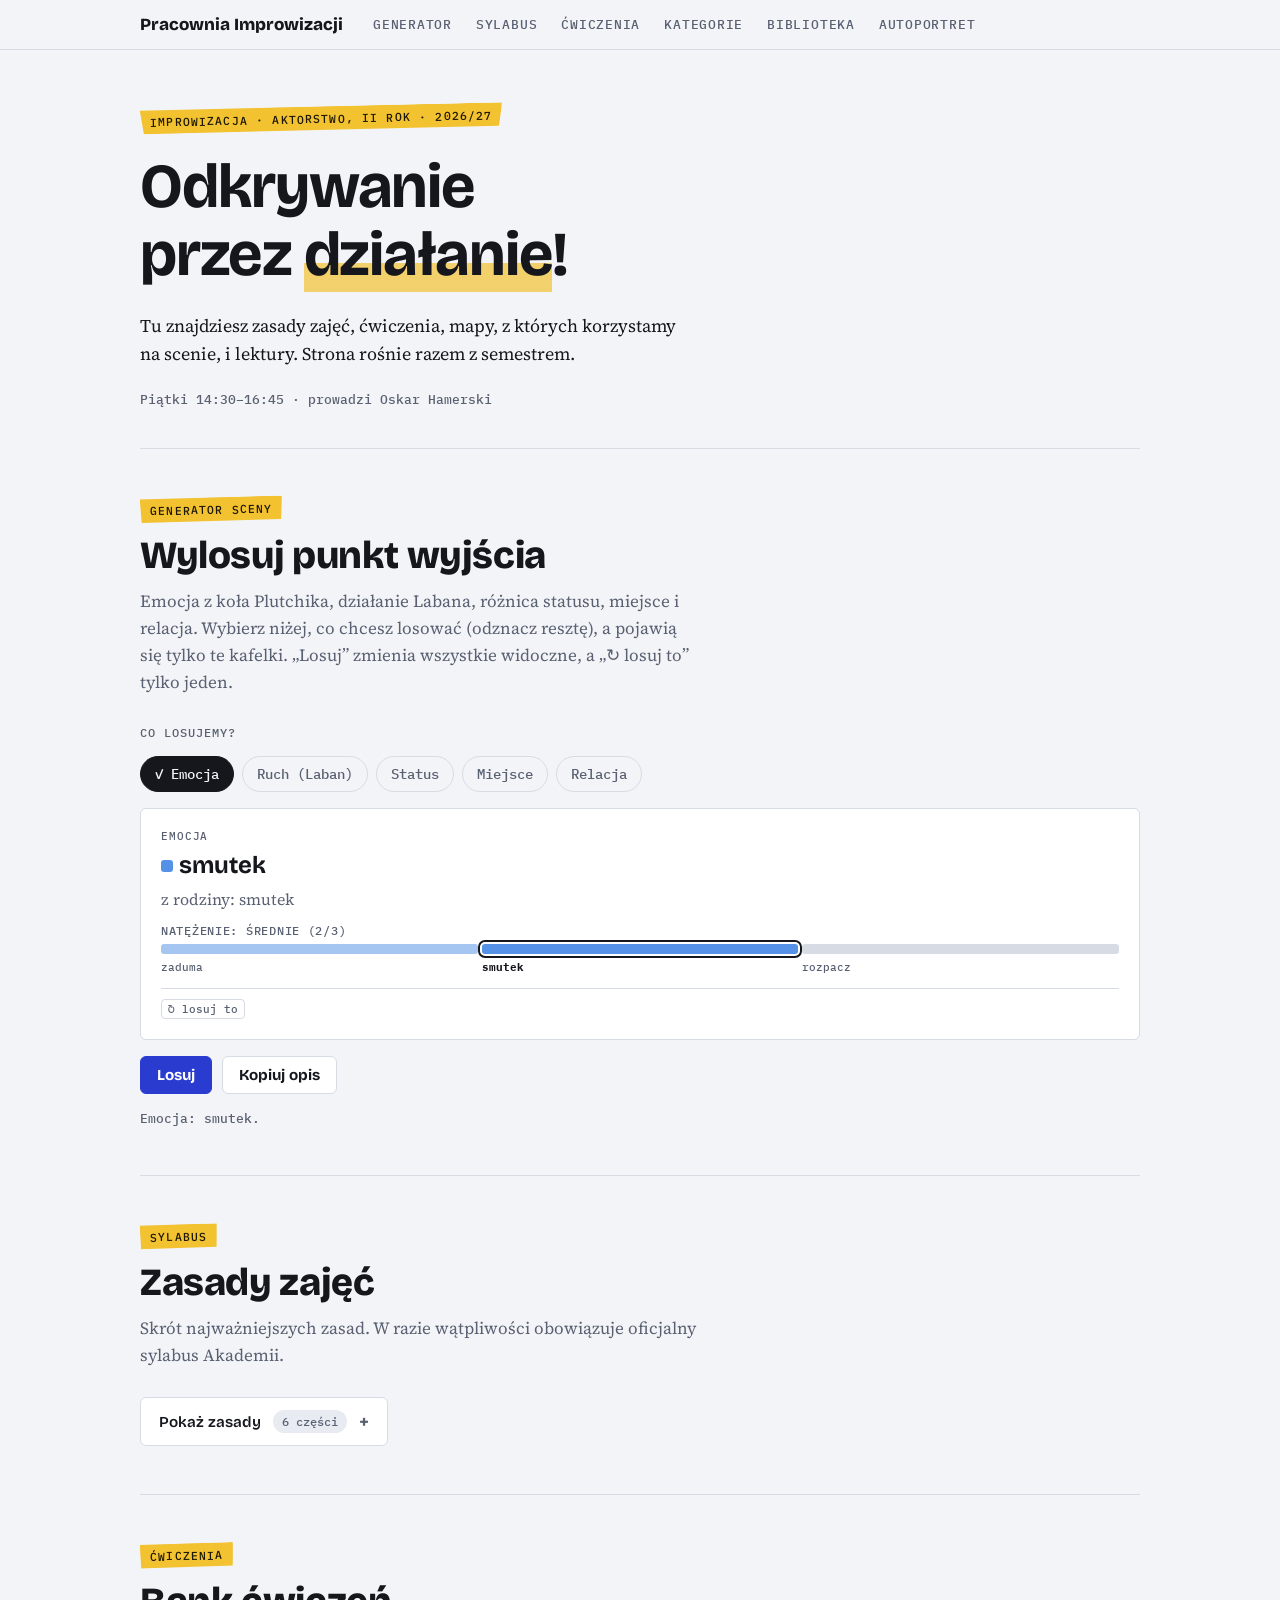
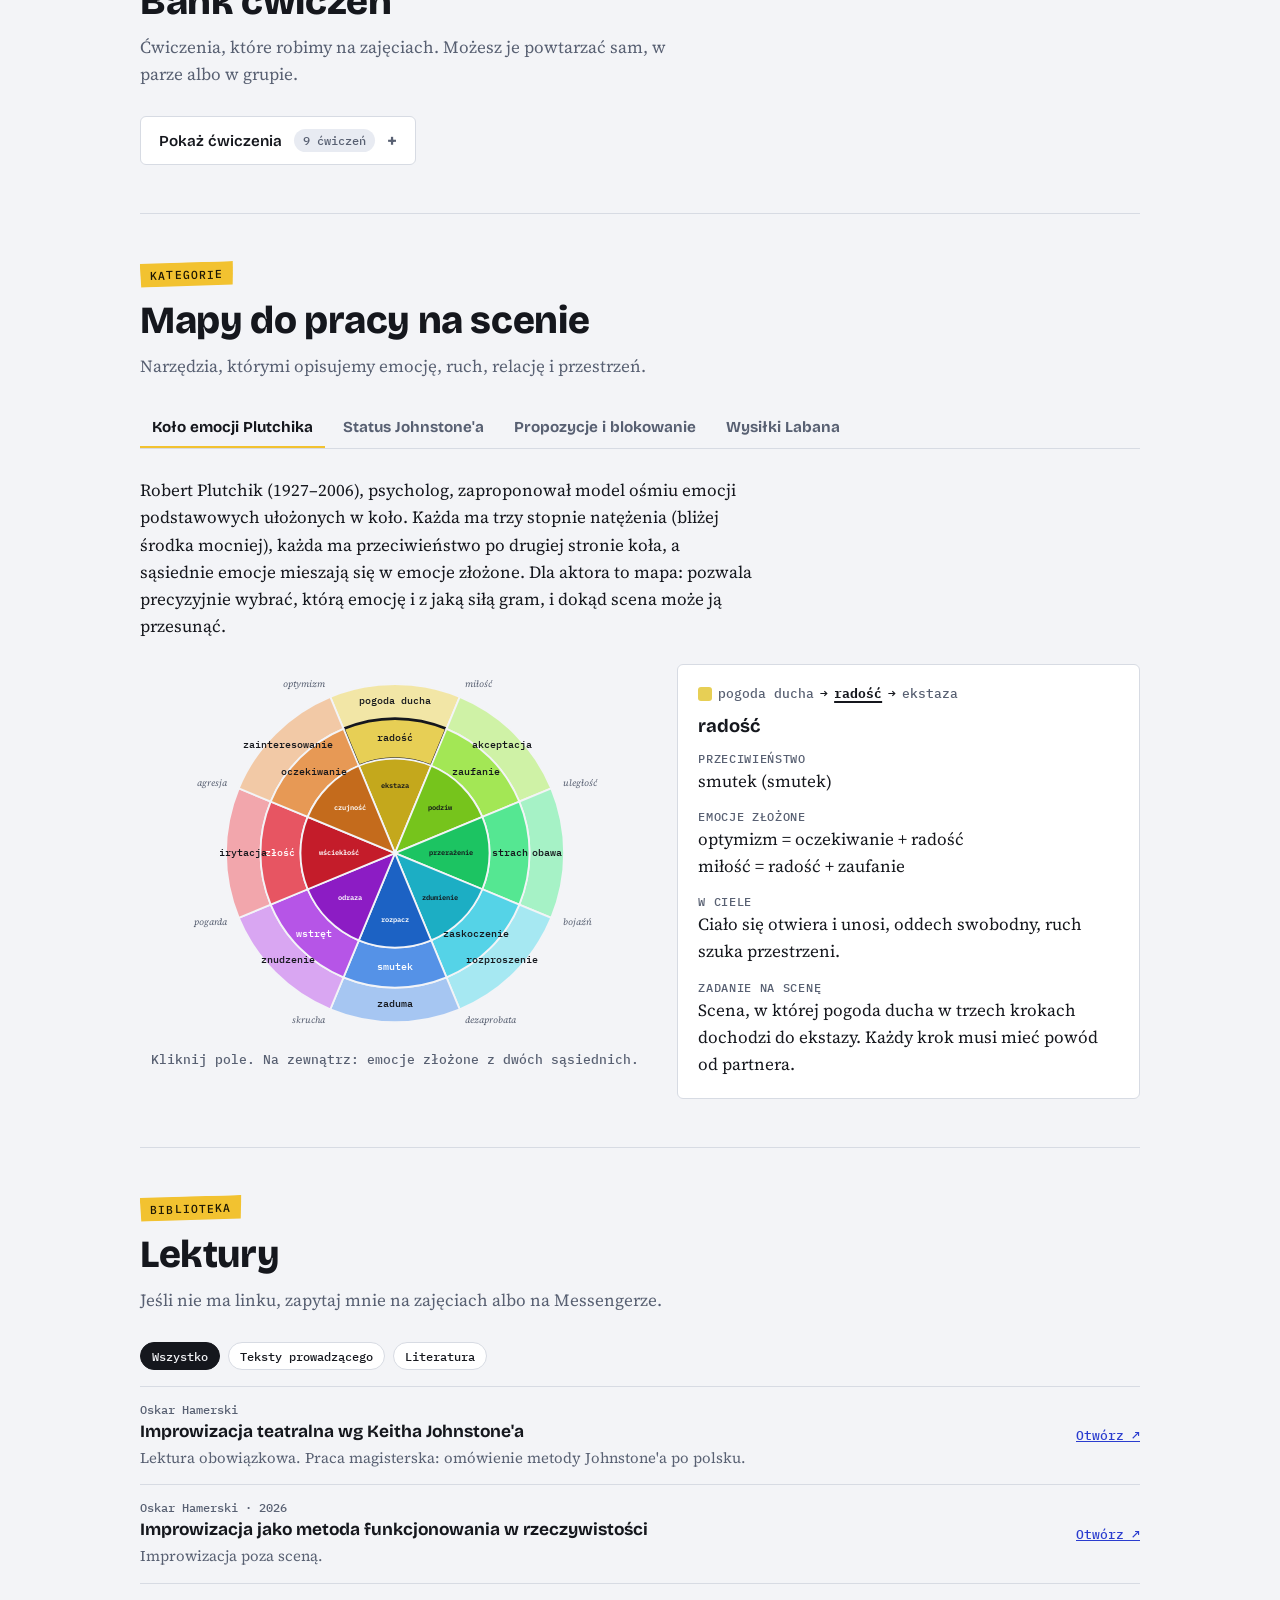
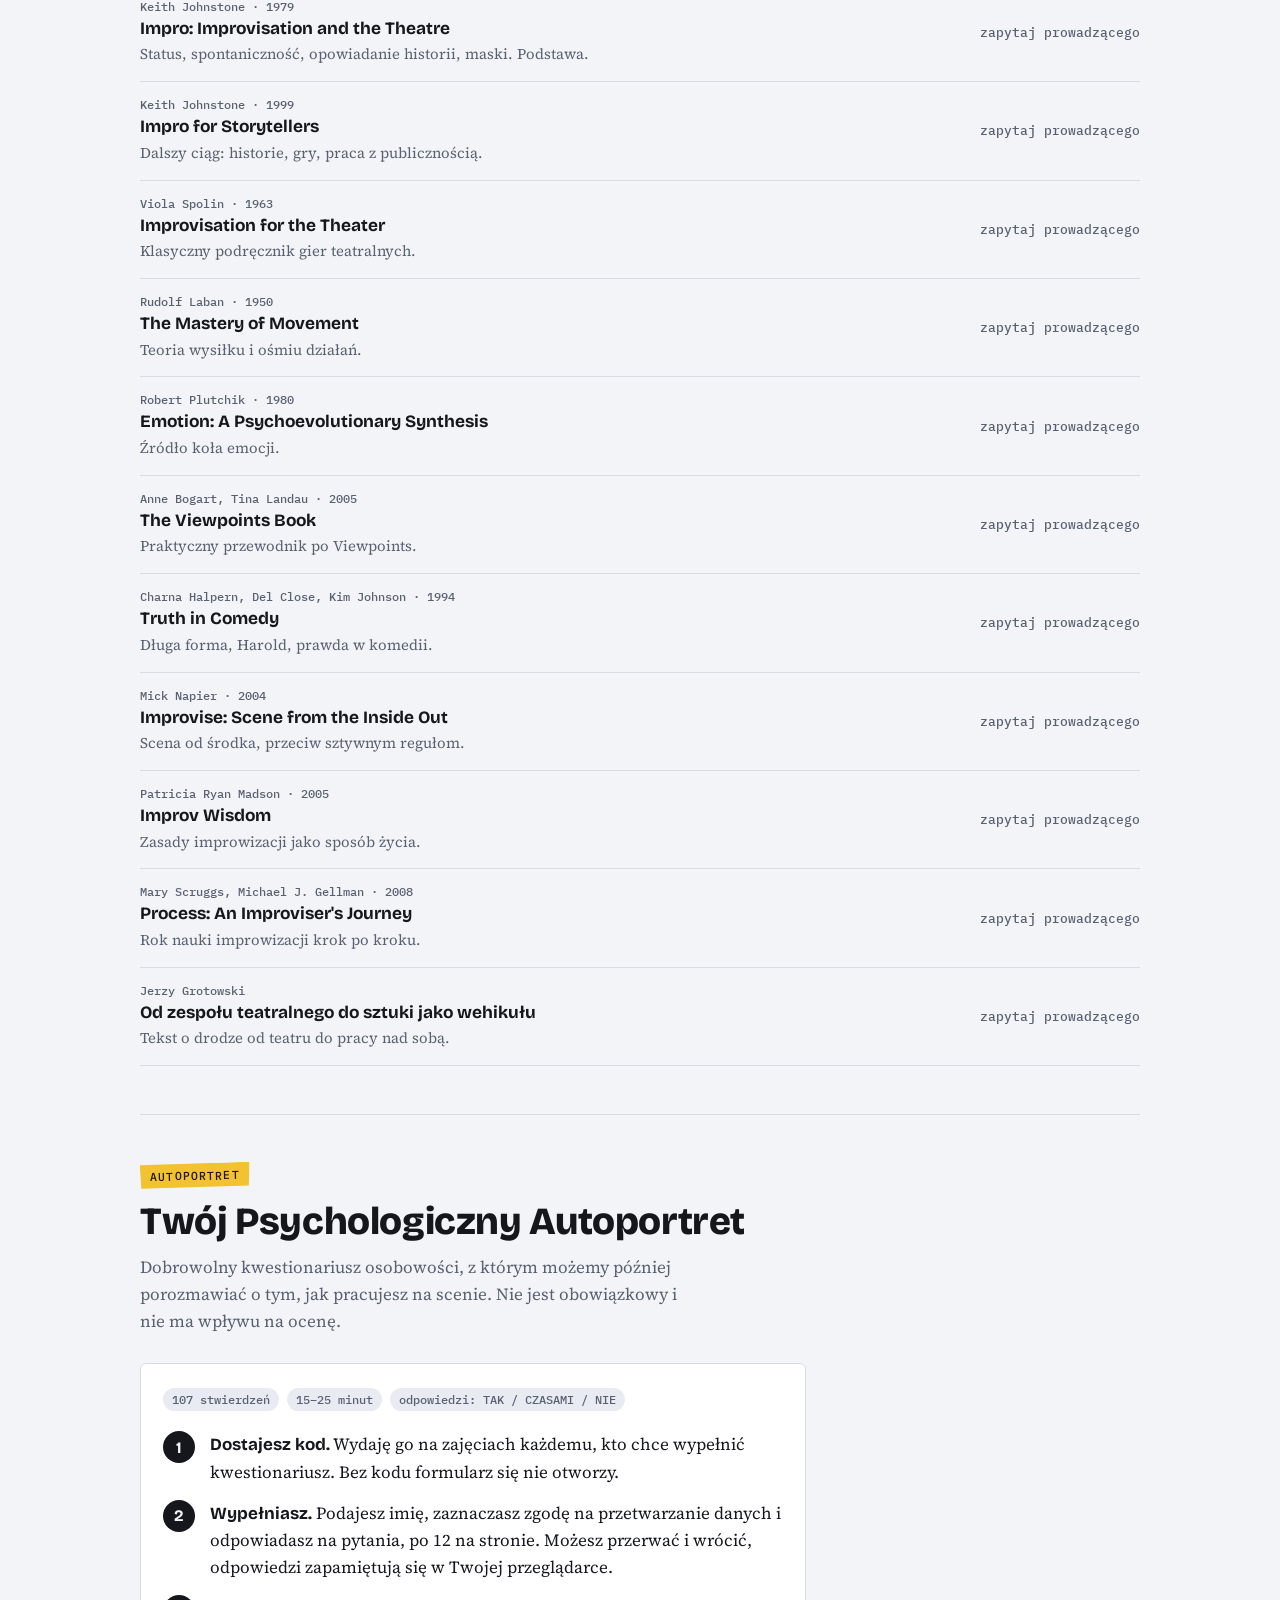
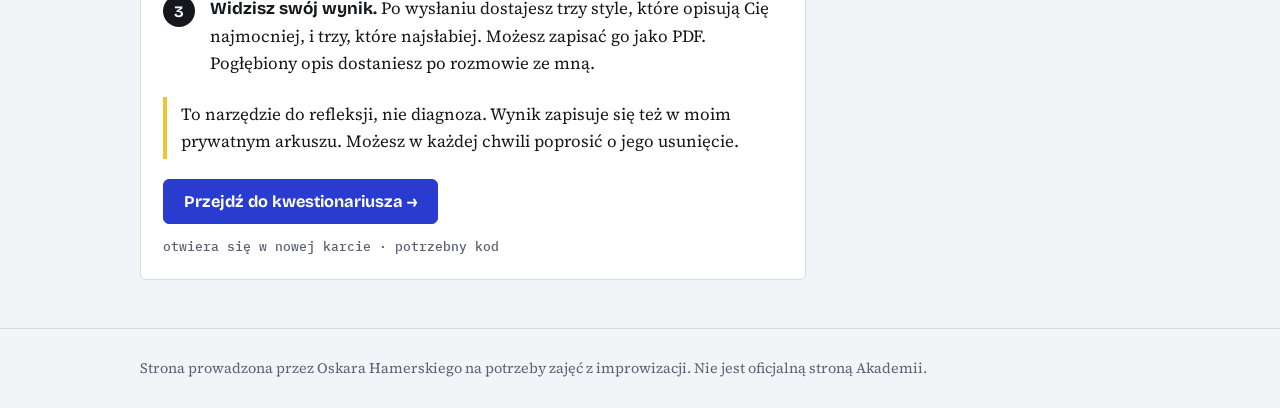
<file: index.html>
<!doctype html>
<html lang="pl">
<head>
<meta charset="utf-8">
<meta name="viewport" content="width=device-width, initial-scale=1, viewport-fit=cover">
<title>Pracownia Improwizacji</title>
<meta name="description" content="Sylabus, ćwiczenia, kategorie i biblioteka zajęć z improwizacji prowadzonych przez Oskara Hamerskiego.">
<meta name="theme-color" media="(prefers-color-scheme: light)" content="#f3f4f7">
<meta name="theme-color" media="(prefers-color-scheme: dark)" content="#0f1115">
<link rel="manifest" href="manifest.webmanifest">
<link rel="icon" type="image/png" sizes="32x32" href="assets/ikony/favicon-32.png">
<link rel="apple-touch-icon" href="assets/ikony/apple-touch-icon.png">
<meta name="apple-mobile-web-app-title" content="Impro">
<link rel="preconnect" href="https://fonts.googleapis.com">
<link rel="preconnect" href="https://fonts.gstatic.com" crossorigin>
<link rel="stylesheet" href="https://fonts.googleapis.com/css2?family=Bricolage+Grotesque:opsz,wght@12..96,500;12..96,700;12..96,800&family=IBM+Plex+Mono:wght@500&family=Source+Serif+4:ital,opsz,wght@0,8..60,400;0,8..60,600;1,8..60,400&display=swap">
<link rel="stylesheet" href="assets/style.css?v=7">
</head>
<body>
<header class="top">
  <div class="top-in">
    <a class="brand" href="#start">Pracownia Improwizacji</a>
    <nav class="nav" aria-label="Sekcje">
      <a href="#generator">Generator</a>
      <a href="#sylabus">Sylabus</a>
      <a href="#cwiczenia">Ćwiczenia</a>
      <!-- <a href="#z-bliska">Z bliska</a> -->
      <a href="#kategorie">Kategorie</a>
      <a href="#biblioteka">Biblioteka</a>
      <a href="#autoportret">Autoportret</a>
    </nav>
  </div>
</header>

<main class="wrap">
  <section id="start" class="hero">
    <p class="tape">Improwizacja · Aktorstwo, II rok · 2026/27</p>
    <h1 class="def">
      Odkrywanie przez <em>działanie</em>!
    </h1>
    <p class="lead">Tu znajdziesz zasady zajęć, ćwiczenia, mapy, z których korzystamy na scenie, i lektury. Strona rośnie razem z semestrem.</p>
    <p class="meta">Piątki 14:30–16:45 · prowadzi Oskar Hamerski</p>
  </section>

  <section id="generator" class="sec">
    <div class="sec-h">
      <p class="tape">Generator sceny</p>
      <h2>Wylosuj punkt wyjścia</h2>
      <p class="sec-lead">Emocja z koła Plutchika, działanie Labana, różnica statusu, miejsce i relacja. Wybierz niżej, co chcesz losować (odznacz resztę), a pojawią się tylko te kafelki. „Losuj” zmienia wszystkie widoczne, a „↻ losuj to” tylko jeden.</p>
    </div>
    <div id="gen" class="gen"></div>
  </section>

  <section id="sylabus" class="sec">
    <div class="sec-h">
      <p class="tape">Sylabus</p>
      <h2>Zasady zajęć</h2>
      <p class="sec-lead">Skrót najważniejszych zasad. W razie wątpliwości obowiązuje oficjalny sylabus Akademii.</p>
    </div>
    <div id="syl"></div>
  </section>

  <section id="cwiczenia" class="sec">
    <div class="sec-h">
      <p class="tape">Ćwiczenia</p>
      <h2>Bank ćwiczeń</h2>
      <p class="sec-lead">Ćwiczenia, które robimy na zajęciach. Możesz je powtarzać sam, w parze albo w grupie.</p>
    </div>
    <div id="cw"></div>
  </section>

  <!-- Gry z bliska: wyciszone (do przywrócenia usuń znaczniki komentarza)
  <section id="z-bliska" class="sec">
    <div class="sec-h">
      <p class="tape">Gry z bliska</p>
      <h2>Jedna gra, kilka okien</h2>
      <p class="sec-lead">Skąd się wzięła gra, co mówi o niej nauka, czego może uczyć na scenie. Pierwsze akapity wystarczą. Dalej schodzisz w głąb, jeśli masz ochotę.</p>
    </div>
    <div id="gry"></div>
  </section>
  -->

  <section id="kategorie" class="sec">
    <div class="sec-h">
      <p class="tape">Kategorie</p>
      <h2>Mapy do pracy na scenie</h2>
      <p class="sec-lead">Narzędzia, którymi opisujemy emocję, ruch, relację i przestrzeń.</p>
    </div>
    <div class="tabs" role="tablist" aria-label="Kategorie">
      <button role="tab" id="t-plutchik" data-tab="plutchik">Koło emocji Plutchika</button>
      <button role="tab" id="t-status" data-tab="status">Status Johnstone'a</button>
      <button role="tab" id="t-propozycje" data-tab="propozycje">Propozycje i blokowanie</button>
      <button role="tab" id="t-laban" data-tab="laban">Wysiłki Labana</button>
    </div>
    <div id="p-plutchik" class="panel" role="tabpanel" aria-labelledby="t-plutchik"></div>
    <div id="p-status" class="panel" role="tabpanel" aria-labelledby="t-status" hidden></div>
    <div id="p-propozycje" class="panel" role="tabpanel" aria-labelledby="t-propozycje" hidden></div>
    <div id="p-laban" class="panel" role="tabpanel" aria-labelledby="t-laban" hidden></div>
  </section>

  <section id="biblioteka" class="sec">
    <div class="sec-h">
      <p class="tape">Biblioteka</p>
      <h2>Lektury</h2>
      <p class="sec-lead">Jeśli nie ma linku, zapytaj mnie na zajęciach albo na Messengerze.</p>
    </div>
    <div id="bib"></div>
  </section>

  <section id="autoportret" class="sec">
    <div class="sec-h">
      <p class="tape">Autoportret</p>
      <h2>Twój Psychologiczny Autoportret</h2>
      <p class="sec-lead">Dobrowolny kwestionariusz osobowości, z którym możemy później porozmawiać o tym, jak pracujesz na scenie. Nie jest obowiązkowy i nie ma wpływu na ocenę.</p>
    </div>
    <div class="ap">
      <div style="display:flex;flex-wrap:wrap;gap:8px">
        <span class="chip">107 stwierdzeń</span>
        <span class="chip">15–25 minut</span>
        <span class="chip">odpowiedzi: TAK / CZASAMI / NIE</span>
      </div>
      <ol class="ap-steps">
        <li><span><b>Dostajesz kod.</b> Wydaję go na zajęciach każdemu, kto chce wypełnić kwestionariusz. Bez kodu formularz się nie otworzy.</span></li>
        <li><span><b>Wypełniasz.</b> Podajesz imię, zaznaczasz zgodę na przetwarzanie danych i odpowiadasz na pytania, po 12 na stronie. Możesz przerwać i wrócić, odpowiedzi zapamiętują się w Twojej przeglądarce.</span></li>
        <li><span><b>Widzisz swój wynik.</b> Po wysłaniu dostajesz trzy style, które opisują Cię najmocniej, i trzy, które najsłabiej. Możesz zapisać go jako PDF. Pogłębiony opis dostaniesz po rozmowie ze mną.</span></li>
      </ol>
      <p class="ap-note">To narzędzie do refleksji, nie diagnoza. Wynik zapisuje się też w moim prywatnym arkuszu. Możesz w każdej chwili poprosić o jego usunięcie.</p>
      <div class="ap-cta">
        <a class="btn primary" href="https://script.google.com/macros/s/AKfycbxgpThOAe1ADQhDlxIwkeh1YTU3PuHlczWKWN57kG1Lg2QZLA11VHGSIV2u0SUlrQ8Auw/exec" target="_blank" rel="noopener noreferrer">Przejdź do kwestionariusza →</a>
        <span class="gen-note">otwiera się w nowej karcie · potrzebny kod</span>
      </div>
    </div>
  </section>
</main>

<footer class="foot">
  <div class="wrap">
    <p>Strona prowadzona przez Oskara Hamerskiego na potrzeby zajęć z improwizacji. Nie jest oficjalną stroną Akademii.</p>
  </div>
</footer>

<script src="dane/sylabus.js?v=7"></script>
<script src="dane/cwiczenia.js?v=7"></script>
<script src="dane/gry.js?v=7"></script>
<script src="dane/kategorie.js?v=7"></script>
<script src="dane/biblioteka.js?v=7"></script>
<script src="assets/app.js?v=7"></script>
<script>if ("serviceWorker" in navigator) navigator.serviceWorker.register("sw.js");</script>
</body>
</html>
</file>
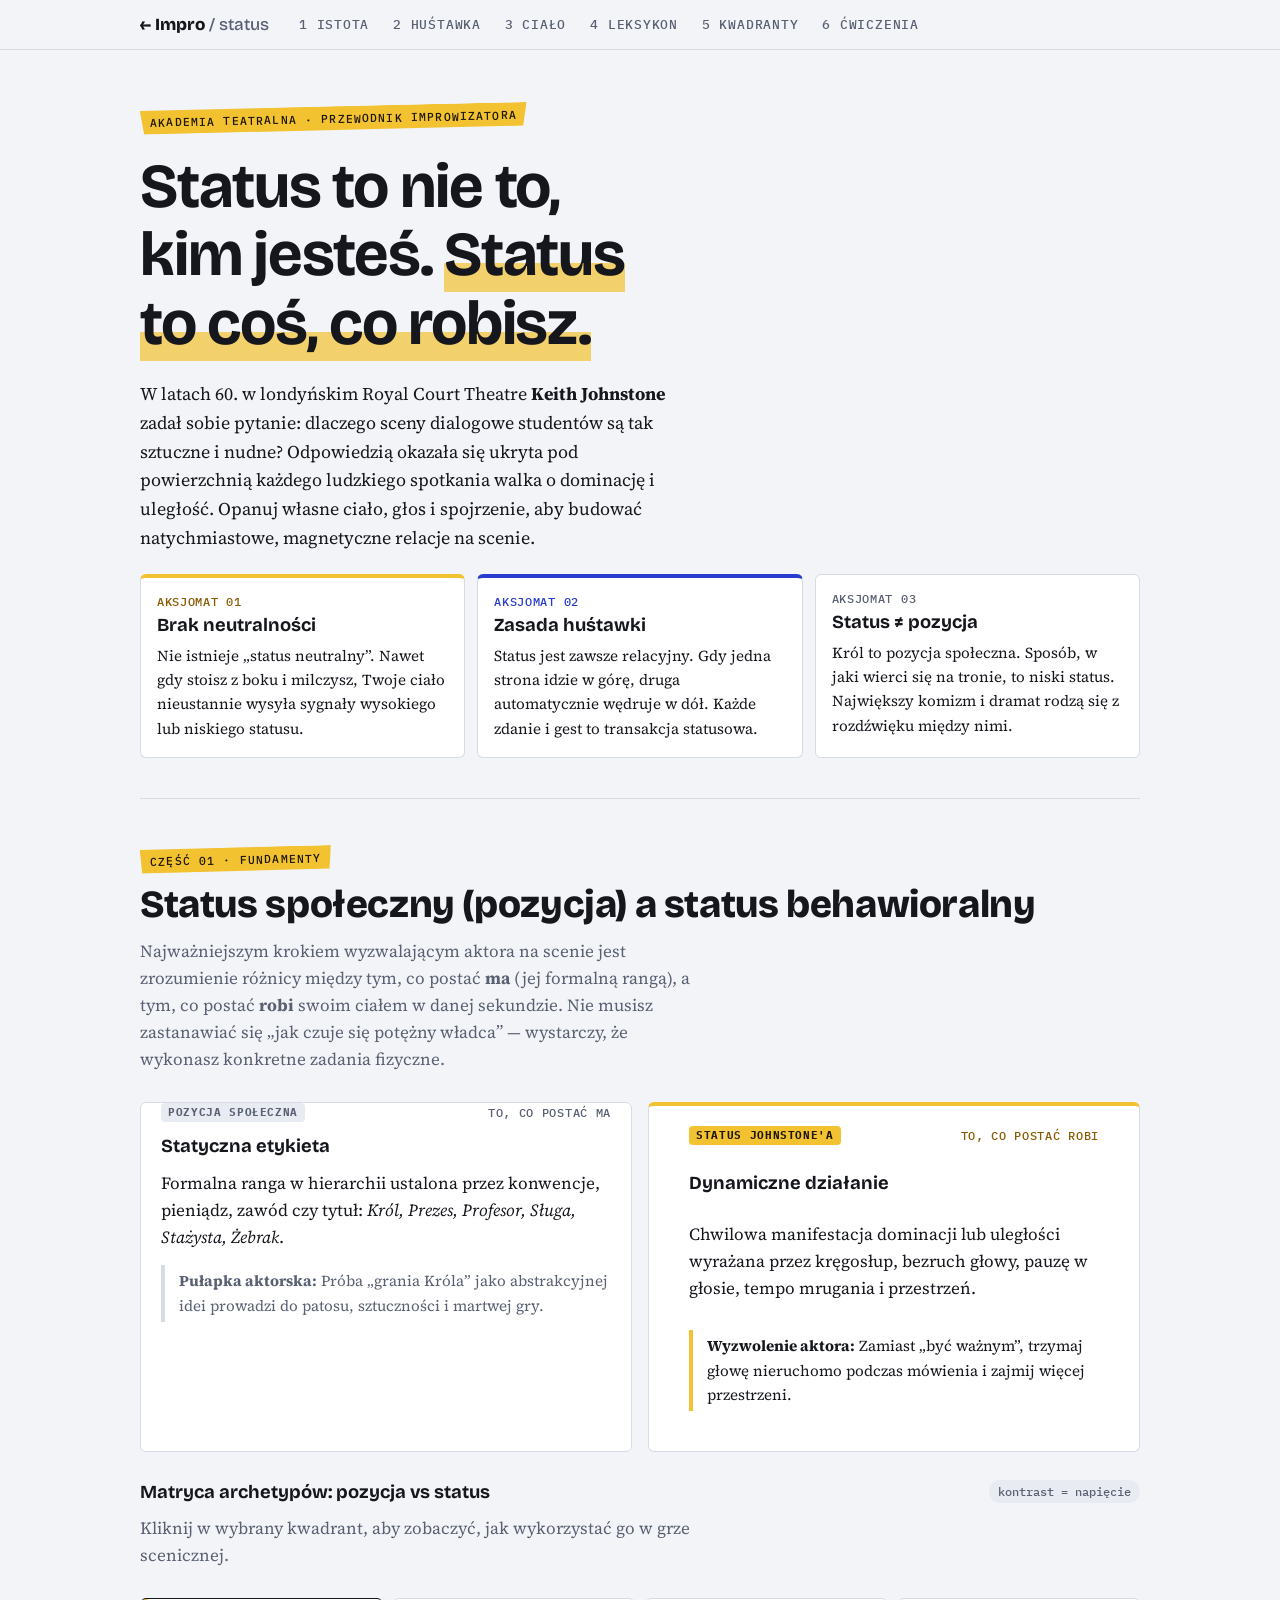
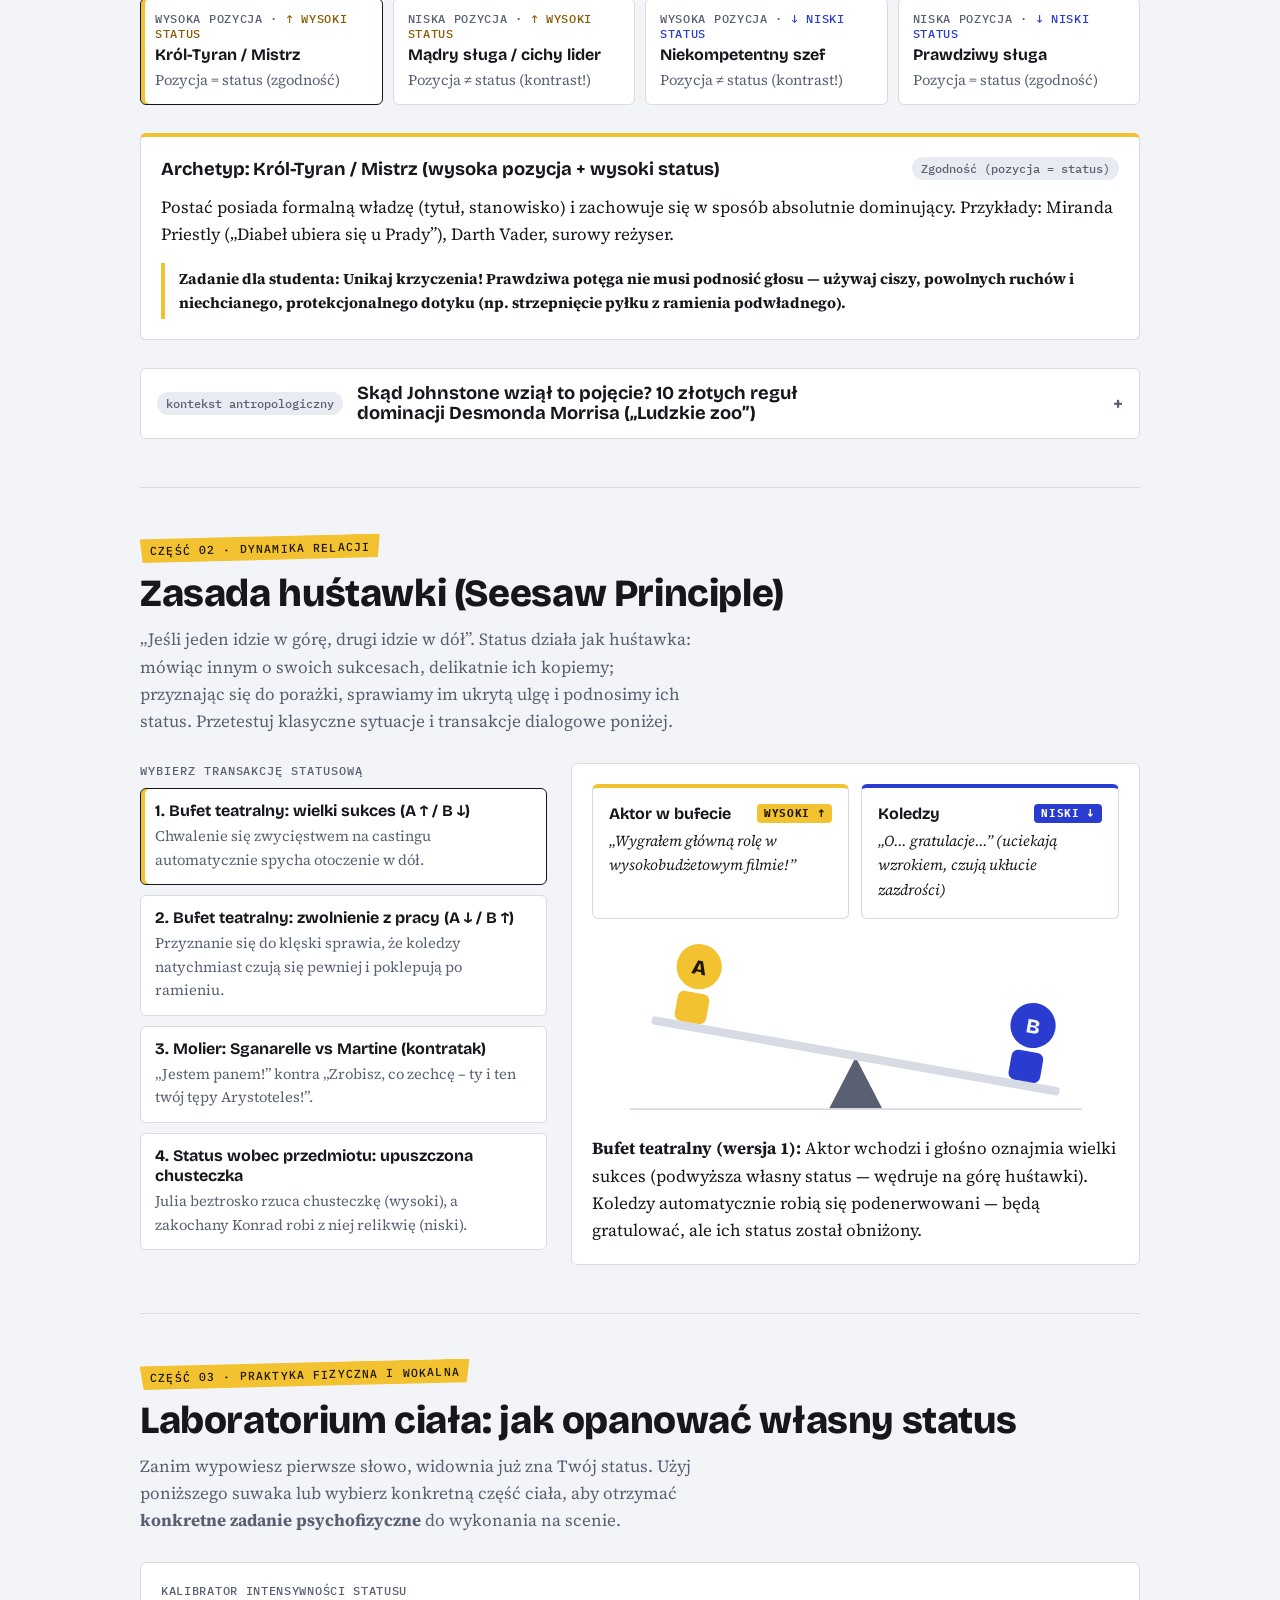
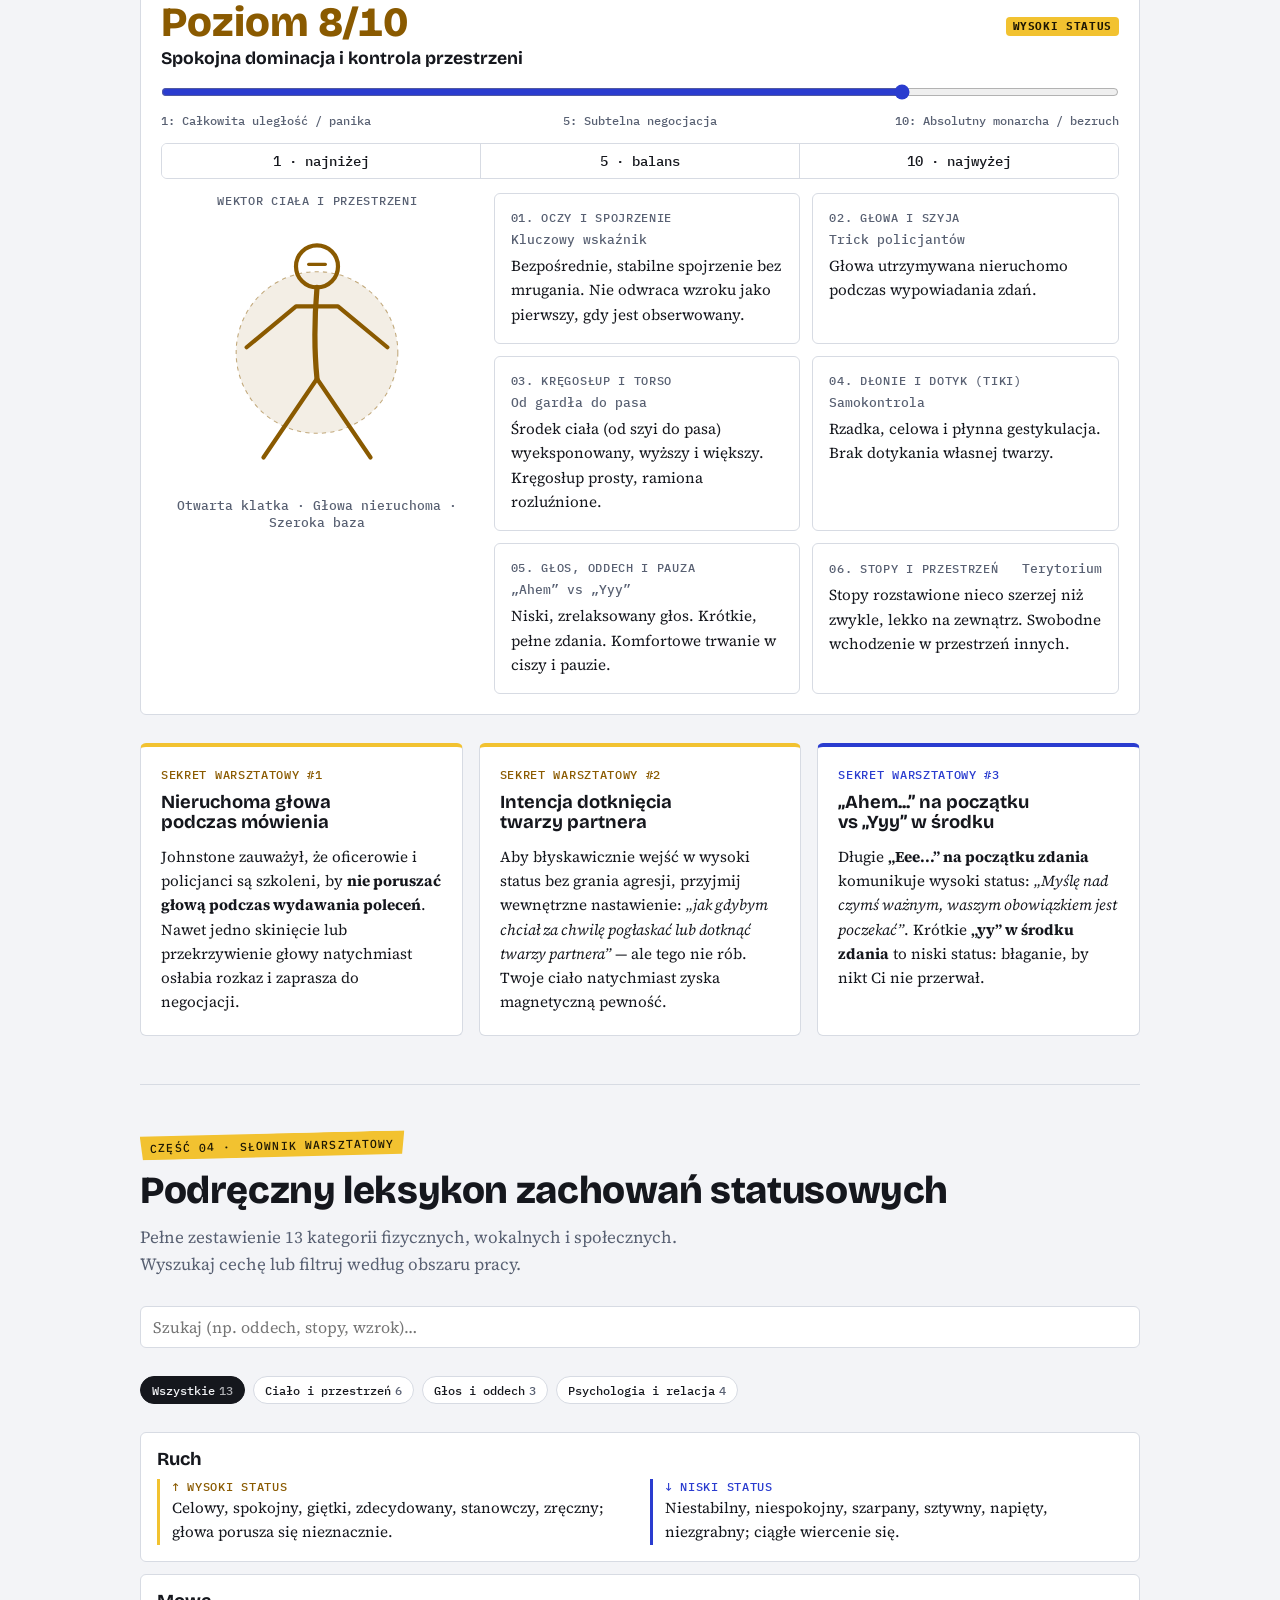
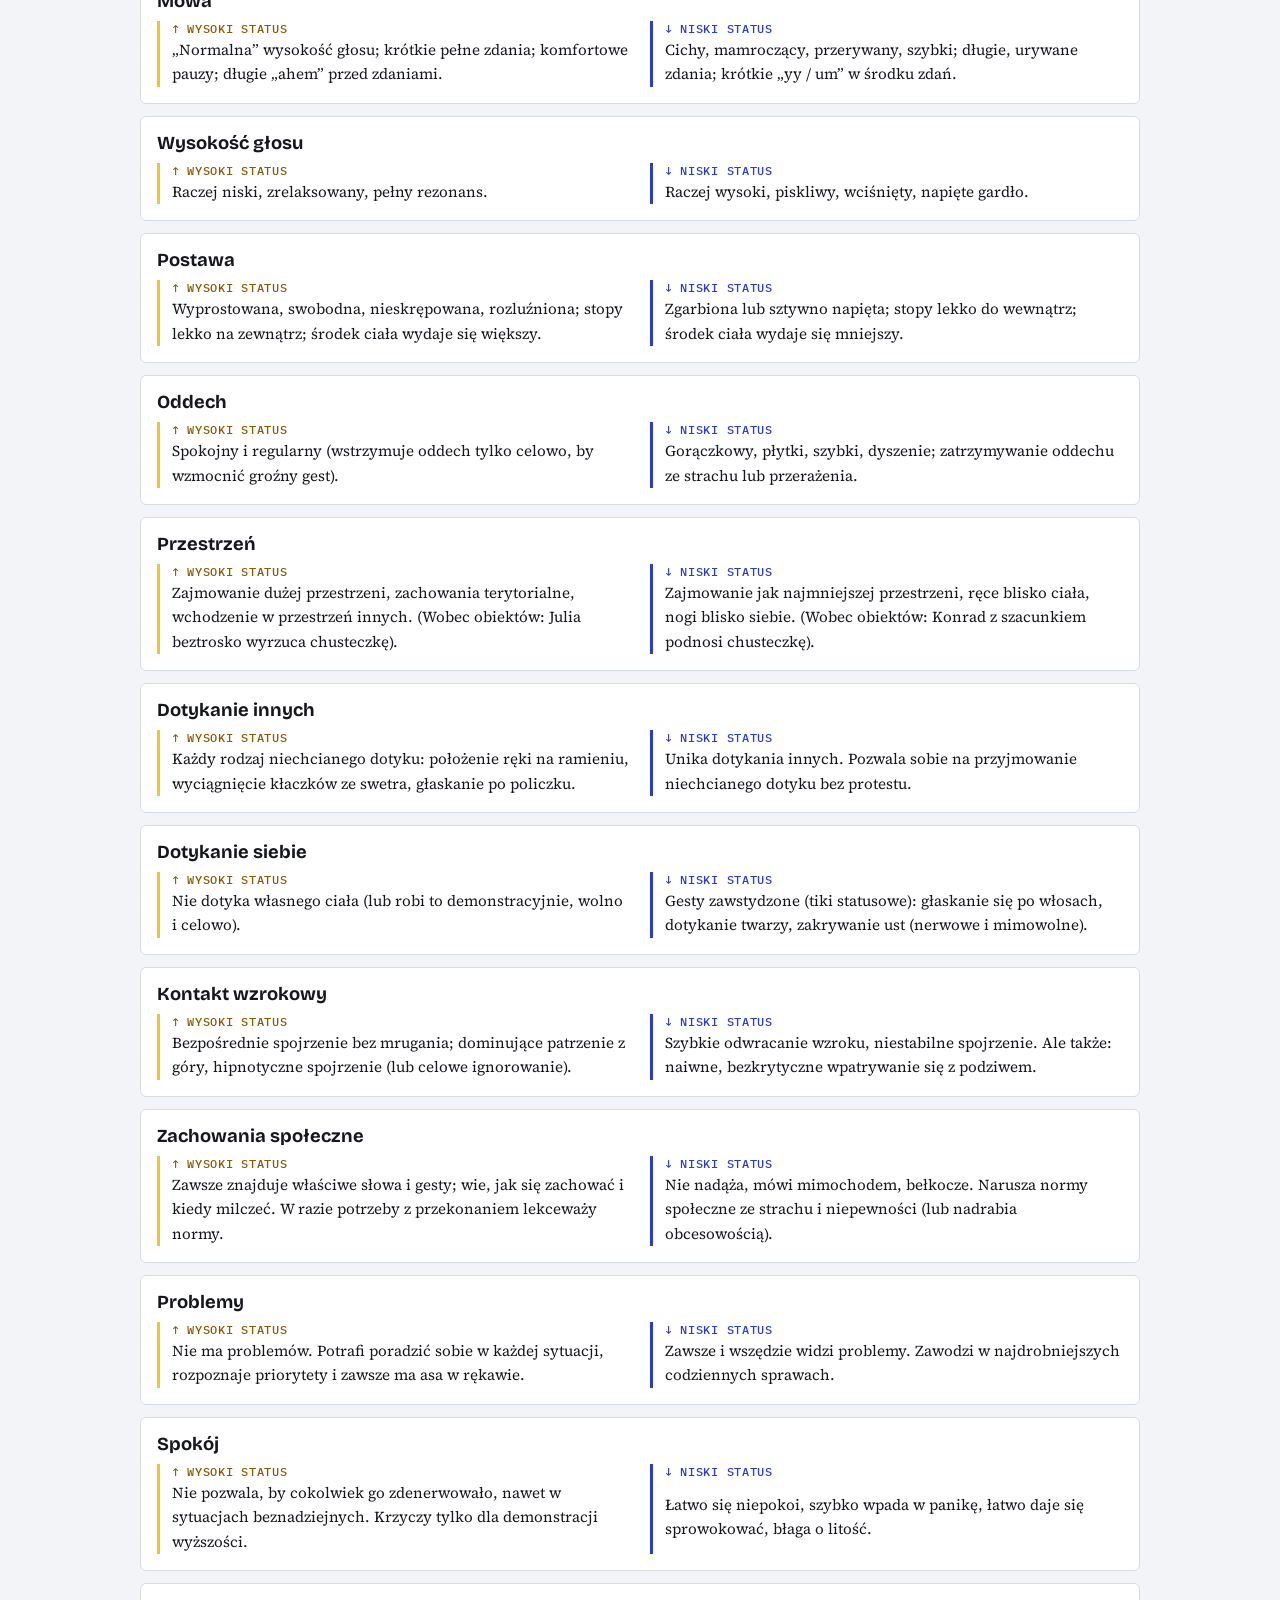
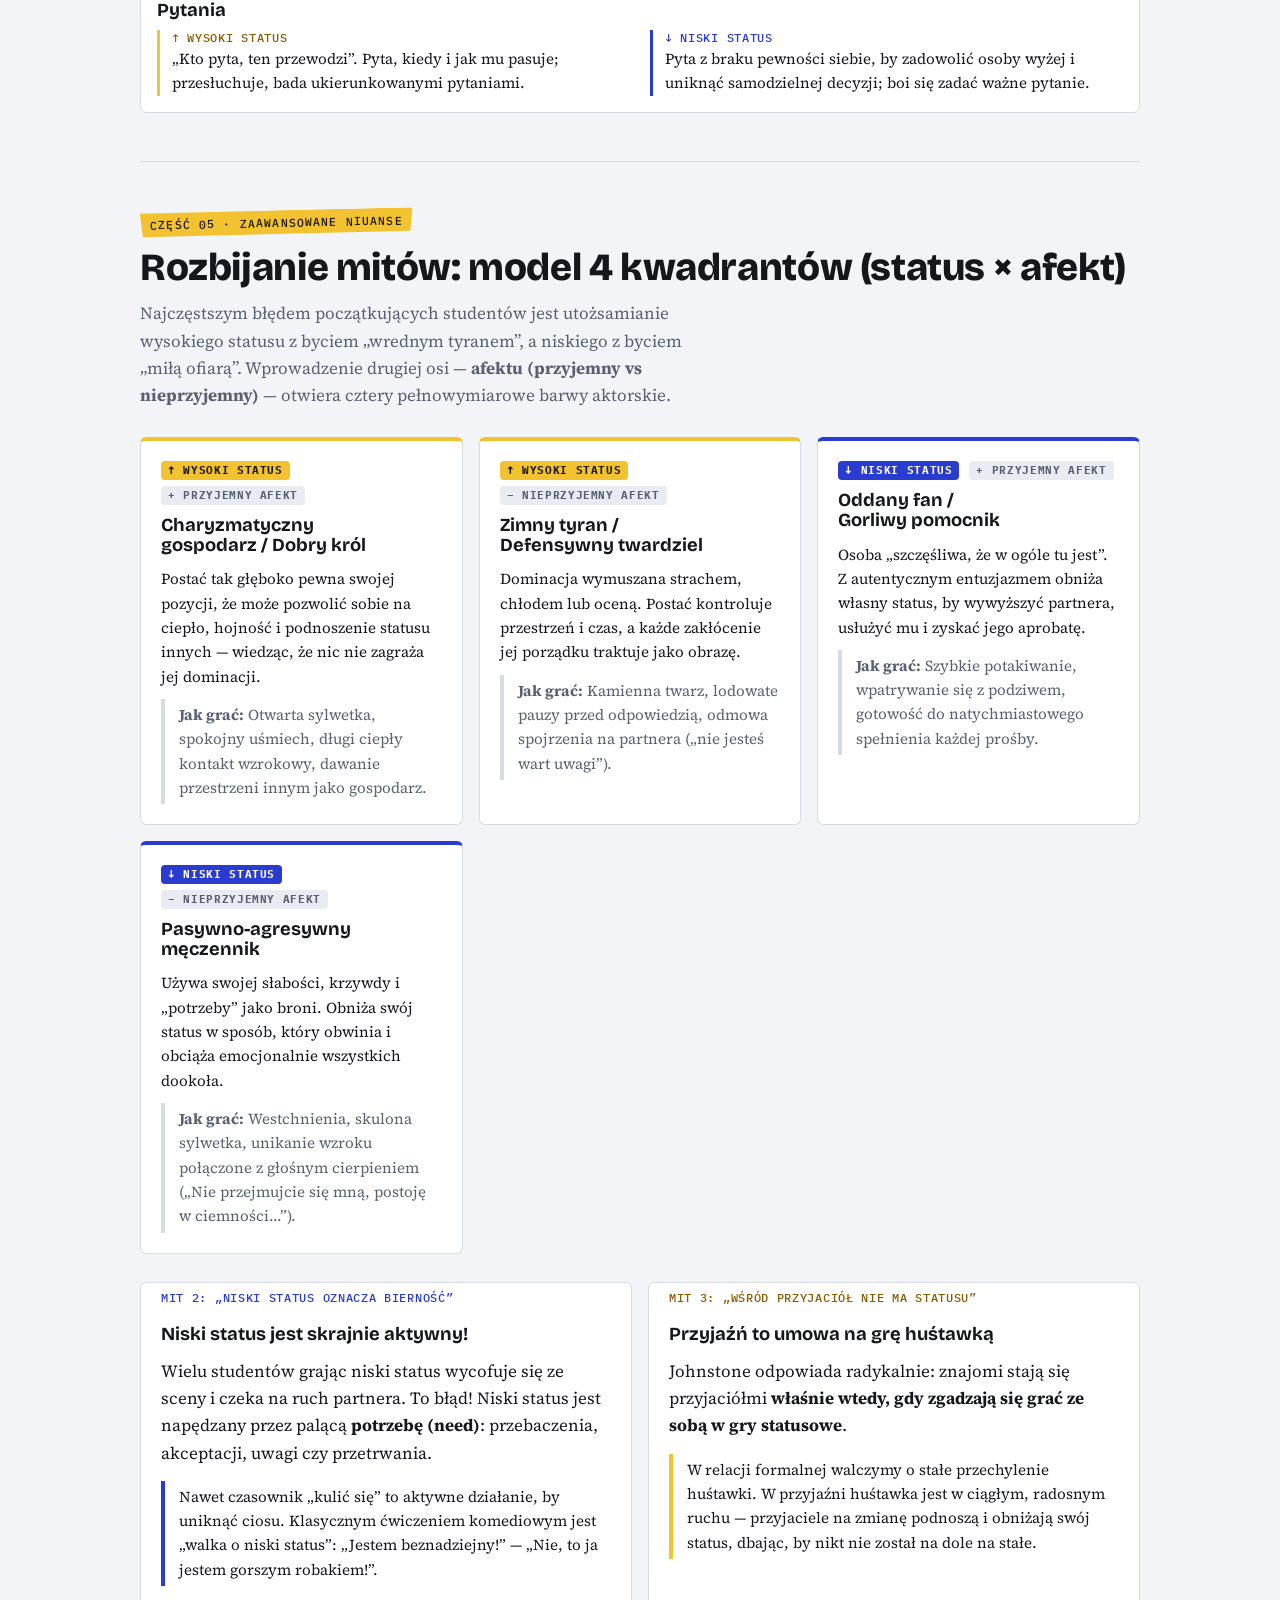
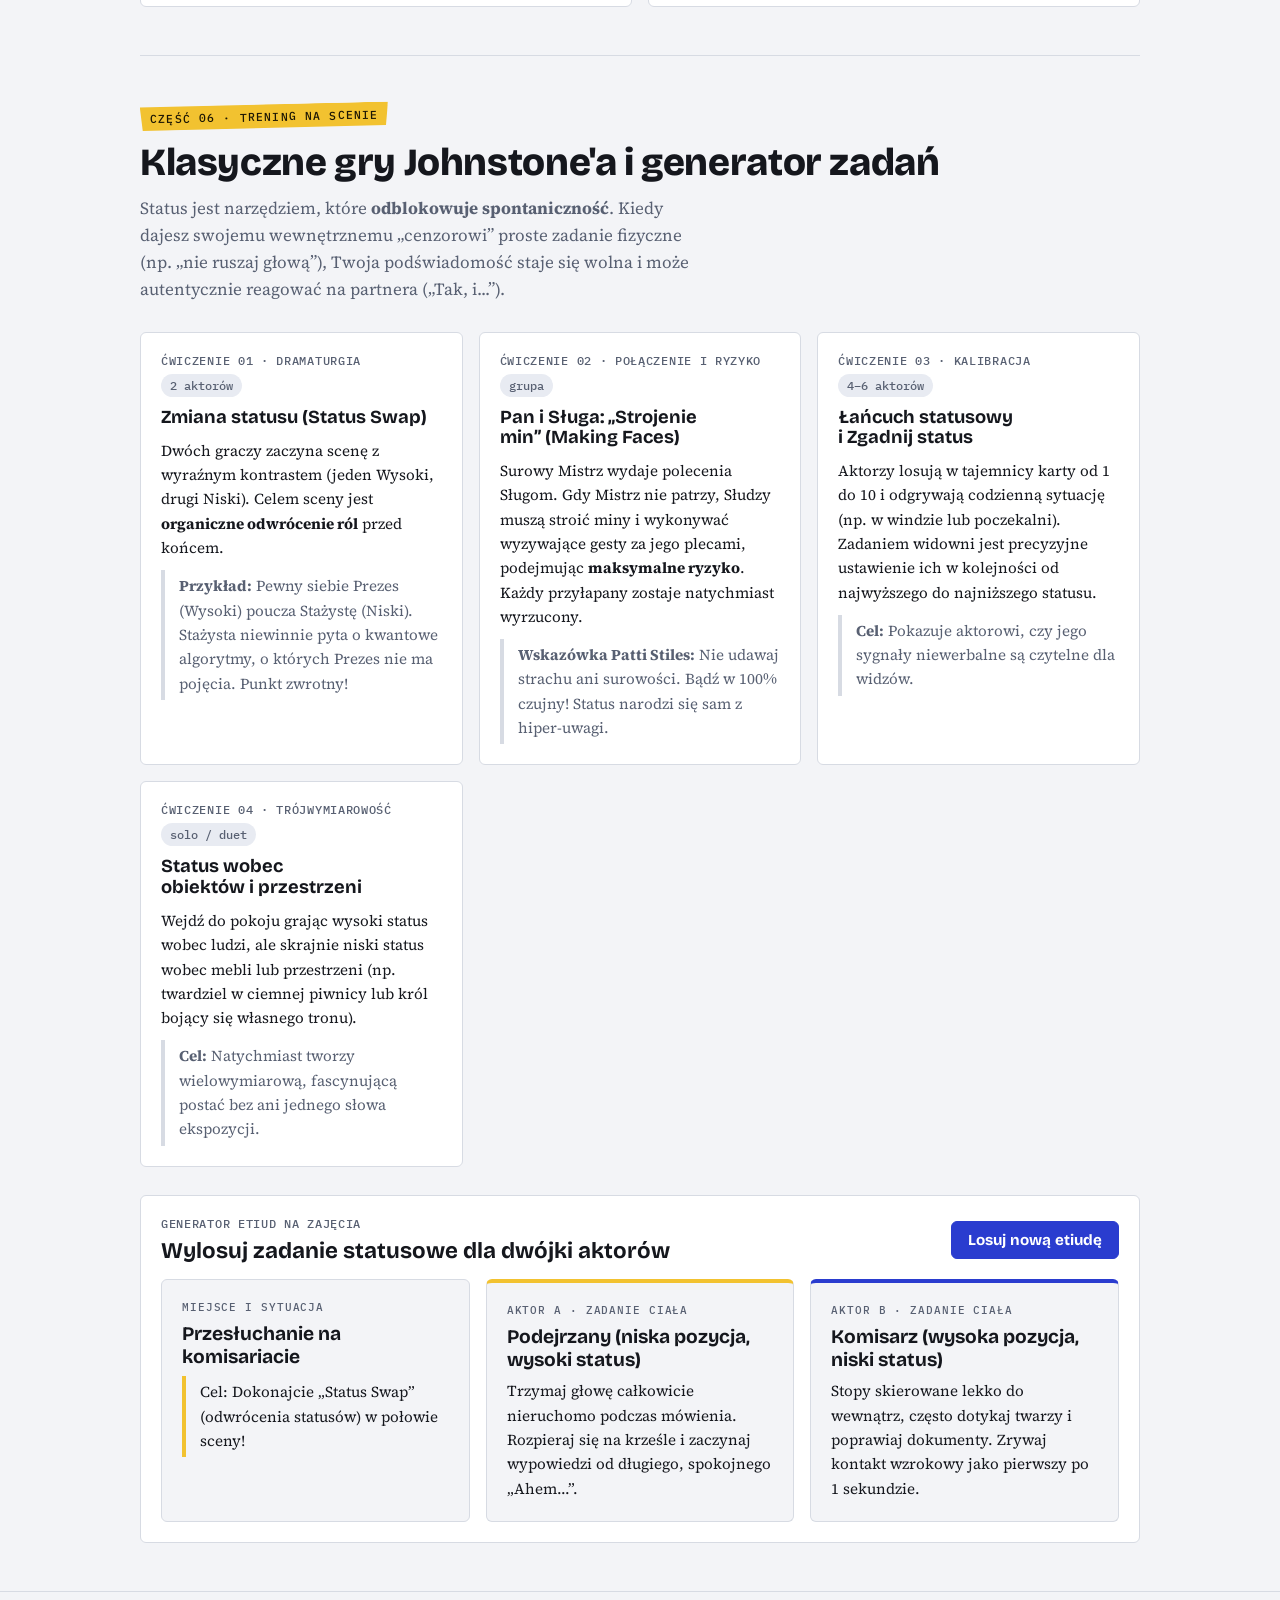
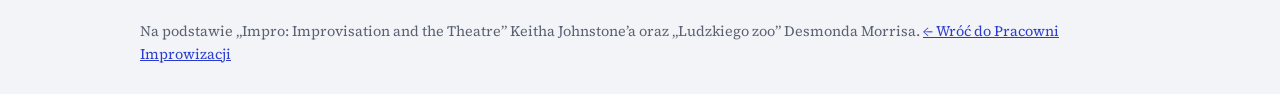
<file: przewodnik_po_teorii_statusu_warsztat_aktorski.html>
<!doctype html>
<html lang="pl">
<head>
<meta charset="utf-8">
<meta name="viewport" content="width=device-width, initial-scale=1, viewport-fit=cover">
<title>Teoria statusu Keitha Johnstone'a · Pracownia Improwizacji</title>
<meta name="description" content="Przewodnik po teorii statusu Keitha Johnstone'a: huśtawka statusu, laboratorium ciała, leksykon zachowań i ćwiczenia na scenę.">
<link rel="preconnect" href="https://fonts.googleapis.com">
<link rel="preconnect" href="https://fonts.gstatic.com" crossorigin>
<link rel="stylesheet" href="https://fonts.googleapis.com/css2?family=Bricolage+Grotesque:opsz,wght@12..96,500;12..96,700;12..96,800&family=IBM+Plex+Mono:wght@500&family=Source+Serif+4:ital,opsz,wght@0,8..60,400;0,8..60,600;1,8..60,400&display=swap">
<link rel="stylesheet" href="assets/style.css?v=7">
<style>
/* Tylko dla tej strony. Wspólne kolory, czcionki i karty są w assets/style.css. */
:root { --hi: #8a5a00; --lo: #2a3ccf; }
@media (prefers-color-scheme: dark) { :root:not([data-theme="light"]) { --hi: #e6b622; --lo: #93a1ff; } }
:root[data-theme="dark"] { --hi: #e6b622; --lo: #93a1ff; }

.back { font-family: var(--f-display); font-weight: 800; color: var(--fg); text-decoration: none; white-space: nowrap; }
.back span { color: var(--muted); font-weight: 500; }

span.hi, .lvl-n.hi, .figure.hi { color: var(--hi); }
span.lo, .lvl-n.lo, .figure.lo { color: var(--lo); }
.mark { font: 500 0.72rem var(--f-mono); text-transform: uppercase; letter-spacing: 0.06em; color: var(--muted); }
.mark.hi { color: var(--hi); }
.mark.lo { color: var(--lo); }
.badge { display: inline-block; font: 700 0.68rem/1 var(--f-mono); text-transform: uppercase; letter-spacing: 0.06em; padding: 4px 7px; border-radius: 4px; white-space: nowrap; background: var(--chip); color: var(--muted); }
.badge.hi { background: var(--tape); color: var(--tape-ink); }
.badge.lo { background: var(--lo); color: var(--accent-ink); }
.note { border-left: 4px solid var(--tape); padding: 4px 0 4px 14px; font-size: 0.95rem; }
.note.lo { border-left-color: var(--lo); }
.note.plain { border-left-color: var(--line); color: var(--muted); }
.row { display: flex; flex-wrap: wrap; align-items: center; justify-content: space-between; gap: 6px 10px; }
.card.hi, .detail.hi { border-top: 4px solid var(--tape); }
.card.lo, .detail.lo { border-top: 4px solid var(--lo); }
.card h3 + p { margin-top: 2px; }
.big-cards { grid-template-columns: repeat(auto-fit, minmax(280px, 1fr)); gap: 16px; }
.big-cards .card { padding: 20px; gap: 10px; }

/* Dwie kolumny: wybór po lewej, wynik po prawej; na telefonie jedna pod drugą */
.split { display: grid; grid-template-columns: minmax(0, 5fr) minmax(0, 7fr); gap: 24px; align-items: start; }
@media (max-width: 860px) { .split { grid-template-columns: 1fr; } }

/* Przyciski-wybory (archetypy, huśtawka) */
.pick { display: grid; gap: 10px; }
.pick.two-up { grid-template-columns: repeat(auto-fit, minmax(220px, 1fr)); }
.pick button { text-align: left; font: inherit; background: var(--surface); color: var(--fg); border: 1px solid var(--line); border-radius: var(--r); padding: 12px 14px; cursor: pointer; display: grid; gap: 4px; }
.pick button:hover { border-color: var(--fg); }
.pick button[aria-pressed="true"] { border-color: var(--fg); box-shadow: inset 4px 0 0 var(--tape); }
.pick .t { font: 700 1rem/1.25 var(--f-display); }
.pick .d { font-size: 0.92rem; color: var(--muted); }

/* Huśtawka */
.who { display: grid; grid-template-columns: 1fr 1fr; gap: 12px; }
@media (max-width: 520px) { .who { grid-template-columns: 1fr; } }
.who .card { border-top: 4px solid var(--line); }
.who .card.hi { border-top-color: var(--tape); }
.who .card.lo { border-top-color: var(--lo); }
.who .nm { font: 700 1rem var(--f-display); }
.q { font-style: italic; }
.seesaw .fig circle, .seesaw .fig rect { fill: var(--fg); }
.seesaw .fig.hi circle, .seesaw .fig.hi rect { fill: var(--tape); }
.seesaw .fig.lo circle, .seesaw .fig.lo rect { fill: var(--lo); }
.seesaw .fig text { font: 800 22px var(--f-display); fill: var(--bg); }
.seesaw .fig.hi text { fill: var(--tape-ink); }
.seesaw .beam { transition: transform .5s cubic-bezier(.34, 1.4, .64, 1); }
@media (prefers-reduced-motion: reduce) { .seesaw .beam { transition: none; } }

/* Laboratorium ciała */
.lvl { display: grid; gap: 4px; }
.lvl-n { font: 800 clamp(1.9rem, 6vw, 2.6rem)/1 var(--f-display); font-variant-numeric: tabular-nums; }
.lvl-t { font: 700 1.1rem/1.25 var(--f-display); }
.lvl-n.mid, .figure.mid { color: var(--muted); }
.range { width: 100%; accent-color: var(--accent); margin: 0; }
.ticks { display: grid; grid-template-columns: repeat(3, 1fr); gap: 8px; font: 500 0.72rem/1.3 var(--f-mono); color: var(--muted); }
.ticks span:nth-child(2) { text-align: center; }
.ticks span:nth-child(3) { text-align: right; }
#lab-q { width: 100%; }
#lab-q button { flex: 1 1 0; padding: 8px 6px; }
@media (max-width: 760px) { .figbox .figure { max-width: 140px; } }
.lab-grid { display: grid; grid-template-columns: minmax(0, 1fr) minmax(0, 2fr); gap: 20px; align-items: start; }
@media (max-width: 760px) { .lab-grid { grid-template-columns: 1fr; } }
.figbox { display: grid; gap: 8px; justify-items: center; text-align: center; }
.figure { width: 100%; max-width: 210px; height: auto; display: block; overflow: visible; }
.figure .ln { fill: none; stroke: currentColor; stroke-linecap: round; stroke-linejoin: round; transition: all .4s ease; }
.figure .aura { fill: currentColor; fill-opacity: .1; stroke: currentColor; stroke-opacity: .5; stroke-dasharray: 4 4; transition: all .4s ease; }
@media (prefers-reduced-motion: reduce) { .figure .ln, .figure .aura { transition: none; } }

/* Leksykon */
.lex-list { display: grid; gap: 12px; }
.lex { background: var(--surface); border: 1px solid var(--line); border-radius: var(--r); padding: 16px; display: grid; gap: 10px; }
.lex-cols { display: grid; grid-template-columns: 1fr 1fr; gap: 12px 20px; }
@media (max-width: 600px) { .lex-cols { grid-template-columns: 1fr; } }
.lex-cols > div { border-left: 3px solid var(--tape); padding-left: 12px; display: grid; gap: 2px; font-size: 0.95rem; }
.lex-cols > div.lo { border-left-color: var(--lo); }

/* Generator etiud */
.gen-box { background: var(--surface); border: 1px solid var(--line); border-radius: var(--r); padding: 20px; display: grid; gap: 16px; }
.gcard { background: var(--bg); }
.gcard.hi { border-top: 4px solid var(--tape); }
.gcard.lo { border-top: 4px solid var(--lo); }
.gcard .val { font-size: 1.2rem; }
.gcard p { font-size: 0.95rem; }
</style>
</head>
<body>
<header class="top">
  <div class="top-in">
    <a class="back" href="./">← Impro <span>/ status</span></a>
    <nav class="nav" aria-label="Części przewodnika">
      <a href="#istota">1 Istota</a>
      <a href="#hustawka">2 Huśtawka</a>
      <a href="#laboratorium">3 Ciało</a>
      <a href="#leksykon">4 Leksykon</a>
      <a href="#mity">5 Kwadranty</a>
      <a href="#cwiczenia">6 Ćwiczenia</a>
    </nav>
  </div>
</header>

<main class="wrap">
  <section id="start" class="hero">
    <p class="tape">Akademia Teatralna · Przewodnik improwizatora</p>
    <h1 class="def">Status to nie to, kim jesteś. <em>Status to coś, co robisz.</em></h1>
    <p class="lead">W latach 60. w londyńskim Royal Court Theatre <strong>Keith Johnstone</strong> zadał sobie pytanie: dlaczego sceny dialogowe studentów są tak sztuczne i nudne? Odpowiedzią okazała się ukryta pod powierzchnią każdego ludzkiego spotkania walka o dominację i uległość. Opanuj własne ciało, głos i spojrzenie, aby budować natychmiastowe, magnetyczne relacje na scenie.</p>
    <div class="cards" style="width:100%">
      <div class="card hi">
        <span class="mark hi">Aksjomat 01</span>
        <h3>Brak neutralności</h3>
        <p>Nie istnieje „status neutralny”. Nawet gdy stoisz z boku i milczysz, Twoje ciało nieustannie wysyła sygnały wysokiego lub niskiego statusu.</p>
      </div>
      <div class="card lo">
        <span class="mark lo">Aksjomat 02</span>
        <h3>Zasada huśtawki</h3>
        <p>Status jest zawsze relacyjny. Gdy jedna strona idzie w górę, druga automatycznie wędruje w dół. Każde zdanie i gest to transakcja statusowa.</p>
      </div>
      <div class="card">
        <span class="mark">Aksjomat 03</span>
        <h3>Status ≠ pozycja</h3>
        <p>Król to pozycja społeczna. Sposób, w jaki wierci się na tronie, to niski status. Największy komizm i dramat rodzą się z rozdźwięku między nimi.</p>
      </div>
    </div>
  </section>

  <!-- CZĘŚĆ 1 -->
  <section id="istota" class="sec">
    <div class="sec-h">
      <p class="tape">Część 01 · Fundamenty</p>
      <h2>Status społeczny (pozycja) a status behawioralny</h2>
      <p class="sec-lead">Najważniejszym krokiem wyzwalającym aktora na scenie jest zrozumienie różnicy między tym, co postać <strong>ma</strong> (jej formalną rangą), a tym, co postać <strong>robi</strong> swoim ciałem w danej sekundzie. Nie musisz zastanawiać się „jak czuje się potężny władca” — wystarczy, że wykonasz konkretne zadania fizyczne.</p>
    </div>

    <div class="two">
      <div class="block">
        <div class="row"><span class="badge">Pozycja społeczna</span><span class="mark">To, co postać ma</span></div>
        <h3>Statyczna etykieta</h3>
        <p>Formalna ranga w hierarchii ustalona przez konwencje, pieniądz, zawód czy tytuł: <em>Król, Prezes, Profesor, Sługa, Stażysta, Żebrak</em>.</p>
        <p class="note plain"><strong>Pułapka aktorska:</strong> Próba „grania Króla” jako abstrakcyjnej idei prowadzi do patosu, sztuczności i martwej gry.</p>
      </div>
      <div class="block detail hi">
        <div class="row"><span class="badge hi">Status Johnstone'a</span><span class="mark hi">To, co postać robi</span></div>
        <h3>Dynamiczne działanie</h3>
        <p>Chwilowa manifestacja dominacji lub uległości wyrażana przez kręgosłup, bezruch głowy, pauzę w głosie, tempo mrugania i przestrzeń.</p>
        <p class="note"><strong>Wyzwolenie aktora:</strong> Zamiast „być ważnym”, trzymaj głowę nieruchomo podczas mówienia i zajmij więcej przestrzeni.</p>
      </div>
    </div>

    <div class="sec-h">
      <div class="row" style="width:100%">
        <h3>Matryca archetypów: pozycja vs status</h3>
        <span class="chip">kontrast = napięcie</span>
      </div>
      <p class="sec-lead">Kliknij w wybrany kwadrant, aby zobaczyć, jak wykorzystać go w grze scenicznej.</p>
    </div>
    <div class="pick two-up" id="arch-pick">
      <button type="button" data-i="0"><span class="mark">Wysoka pozycja · <span class="hi">↑ wysoki status</span></span><span class="t">Król-Tyran / Mistrz</span><span class="d">Pozycja = status (zgodność)</span></button>
      <button type="button" data-i="1"><span class="mark">Niska pozycja · <span class="hi">↑ wysoki status</span></span><span class="t">Mądry sługa / cichy lider</span><span class="d">Pozycja ≠ status (kontrast!)</span></button>
      <button type="button" data-i="2"><span class="mark">Wysoka pozycja · <span class="lo">↓ niski status</span></span><span class="t">Niekompetentny szef</span><span class="d">Pozycja ≠ status (kontrast!)</span></button>
      <button type="button" data-i="3"><span class="mark">Niska pozycja · <span class="lo">↓ niski status</span></span><span class="t">Prawdziwy sługa</span><span class="d">Pozycja = status (zgodność)</span></button>
    </div>
    <div id="arch-detail" class="detail" aria-live="polite"></div>

    <details class="cw">
      <summary><span class="chip">kontekst antropologiczny</span><h3>Skąd Johnstone wziął to pojęcie? 10 złotych reguł dominacji Desmonda Morrisa („Ludzkie zoo”)</h3></summary>
      <div class="cw-body" style="max-width:none">
        <p>Zoolog Desmond Morris zauważył, że w każdej grupie ssaków stadnych toczy się nieustanna walka o dominację, która wykształciła się ewolucyjnie po to, by <strong>zapobiegać niepotrzebnemu rozlewowi krwi</strong>. Johnstone odkrył, że te same 10 reguł stosuje zarówno pawian, jak i współczesny prezydent czy szef korporacji:</p>
        <ol class="list">
          <li>Wyraźnie demonstruj strój, postawę i gesty znamionujące dominację.</li>
          <li>W chwilach rywalizacji znacząco pogroź podwładnym.</li>
          <li>W chwilach zagrożeń fizycznych dysponuj siłą (osobiście lub przez przedstawicieli).</li>
          <li>Gdy sytuacja wymaga mózgu zamiast mięśni – przechytrz podwładnych.</li>
          <li>Tłum waśnie, które wybuchają między podwładnymi (bądź sędzią).</li>
          <li>Nagradzaj bezpośrednich podwładnych, pozwalając im czerpać korzyści z hierarchii.</li>
          <li>Chroń słabszych członków grupy przed nieuzasadnionymi szykanami.</li>
          <li>Stymuluj aktywność społeczną członków grupy (inicjuj działania).</li>
          <li>Od czasu do czasu uśmierzaj lęki najniżej usytuowanych podwładnych.</li>
          <li>Uprzedzaj zagrożenia i ewentualne ataki z zewnątrz.</li>
        </ol>
      </div>
    </details>
  </section>

  <!-- CZĘŚĆ 2 -->
  <section id="hustawka" class="sec">
    <div class="sec-h">
      <p class="tape">Część 02 · Dynamika relacji</p>
      <h2>Zasada huśtawki (Seesaw Principle)</h2>
      <p class="sec-lead">„Jeśli jeden idzie w górę, drugi idzie w dół”. Status działa jak huśtawka: mówiąc innym o swoich sukcesach, delikatnie ich kopiemy; przyznając się do porażki, sprawiamy im ukrytą ulgę i podnosimy ich status. Przetestuj klasyczne sytuacje i transakcje dialogowe poniżej.</p>
    </div>

    <div class="split">
      <div class="pick" id="ss-pick">
        <p class="grp-h">Wybierz transakcję statusową</p>
        <button type="button" data-i="0"><span class="t">1. Bufet teatralny: wielki sukces (A ↑ / B ↓)</span><span class="d">Chwalenie się zwycięstwem na castingu automatycznie spycha otoczenie w dół.</span></button>
        <button type="button" data-i="1"><span class="t">2. Bufet teatralny: zwolnienie z pracy (A ↓ / B ↑)</span><span class="d">Przyznanie się do klęski sprawia, że koledzy natychmiast czują się pewniej i poklepują po ramieniu.</span></button>
        <button type="button" data-i="2"><span class="t">3. Molier: Sganarelle vs Martine (kontratak)</span><span class="d">„Jestem panem!” kontra „Zrobisz, co zechcę – ty i ten twój tępy Arystoteles!”.</span></button>
        <button type="button" data-i="3"><span class="t">4. Status wobec przedmiotu: upuszczona chusteczka</span><span class="d">Julia beztrosko rzuca chusteczkę (wysoki), a zakochany Konrad robi z niej relikwię (niski).</span></button>
      </div>

      <div class="detail" aria-live="polite">
        <div class="who">
          <div class="card" id="ss-a"><div class="row"><span class="nm" id="ss-a-nm"></span><span class="badge" id="ss-a-b"></span></div><p class="q" id="ss-a-q"></p></div>
          <div class="card" id="ss-b"><div class="row"><span class="nm" id="ss-b-nm"></span><span class="badge" id="ss-b-b"></span></div><p class="q" id="ss-b-q"></p></div>
        </div>
        <svg class="seesaw" viewBox="0 20 560 200" role="img" aria-label="Huśtawka statusu: kto jest w górze, a kto w dole">
          <polygon points="280,152 252,206 308,206" style="fill:var(--muted)"></polygon>
          <line x1="40" y1="207" x2="520" y2="207" style="stroke:var(--line);stroke-width:2"></line>
          <g class="beam" id="ss-beam">
            <rect x="60" y="146" width="440" height="9" rx="4" style="fill:var(--line)"></rect>
            <g class="fig" id="ss-fa"><circle cx="100" cy="86" r="24"></circle><rect x="83" y="114" width="34" height="32" rx="7"></rect><text x="100" y="94" text-anchor="middle">A</text></g>
            <g class="fig" id="ss-fb"><circle cx="460" cy="86" r="24"></circle><rect x="443" y="114" width="34" height="32" rx="7"></rect><text x="460" y="94" text-anchor="middle">B</text></g>
          </g>
        </svg>
        <p id="ss-desc"></p>
      </div>
    </div>
  </section>

  <!-- CZĘŚĆ 3 -->
  <section id="laboratorium" class="sec">
    <div class="sec-h">
      <p class="tape">Część 03 · Praktyka fizyczna i wokalna</p>
      <h2>Laboratorium ciała: jak opanować własny status</h2>
      <p class="sec-lead">Zanim wypowiesz pierwsze słowo, widownia już zna Twój status. Użyj poniższego suwaka lub wybierz konkretną część ciała, aby otrzymać <strong>konkretne zadanie psychofizyczne</strong> do wykonania na scenie.</p>
    </div>

    <div class="detail">
      <div class="row">
        <div class="lvl">
          <span class="mark">Kalibrator intensywności statusu</span>
          <span class="lvl-n" id="lab-n"></span>
          <span class="lvl-t" id="lab-t"></span>
        </div>
        <span class="badge" id="lab-b"></span>
      </div>
      <input class="range" id="lab-r" type="range" min="1" max="10" value="8" aria-label="Poziom statusu od 1 do 10">
      <div class="ticks"><span>1: Całkowita uległość / panika</span><span>5: Subtelna negocjacja</span><span>10: Absolutny monarcha / bezruch</span></div>
      <div class="seg" id="lab-q" role="group" aria-label="Szybki wybór poziomu">
        <button type="button" data-v="1">1 · najniżej</button>
        <button type="button" data-v="5">5 · balans</button>
        <button type="button" data-v="10">10 · najwyżej</button>
      </div>

      <div class="lab-grid">
        <div class="figbox">
          <span class="mark">Wektor ciała i przestrzeni</span>
          <svg class="figure" id="fig" viewBox="0 0 200 260" aria-hidden="true">
            <circle id="f-aura" class="aura" cx="100" cy="130" r="78"></circle>
            <circle id="f-head" class="ln" cx="100" cy="48" r="20" stroke-width="4"></circle>
            <line id="f-eyes" class="ln" x1="92" y1="46" x2="108" y2="46" stroke-width="3"></line>
            <path id="f-spine" class="ln" d="M 100 68 Q 100 115 100 155" stroke-width="5"></path>
            <path id="f-arms" class="ln" d="M 55 125 L 75 82 L 125 82 L 145 125" stroke-width="4"></path>
            <path id="f-legs" class="ln" d="M 72 230 L 100 155 L 128 230" stroke-width="4"></path>
          </svg>
          <span class="gen-note" id="f-cap"></span>
        </div>
        <div class="cards" id="lab-cards"></div>
      </div>
    </div>

    <div class="cards big-cards">
      <div class="card hi">
        <span class="mark hi">Sekret warsztatowy #1</span>
        <h3>Nieruchoma głowa podczas mówienia</h3>
        <p>Johnstone zauważył, że oficerowie i policjanci są szkoleni, by <strong>nie poruszać głową podczas wydawania poleceń</strong>. Nawet jedno skinięcie lub przekrzywienie głowy natychmiast osłabia rozkaz i zaprasza do negocjacji.</p>
      </div>
      <div class="card hi">
        <span class="mark hi">Sekret warsztatowy #2</span>
        <h3>Intencja dotknięcia twarzy partnera</h3>
        <p>Aby błyskawicznie wejść w wysoki status bez grania agresji, przyjmij wewnętrzne nastawienie: <em>„jak gdybym chciał za chwilę pogłaskać lub dotknąć twarzy partnera”</em> — ale tego nie rób. Twoje ciało natychmiast zyska magnetyczną pewność.</p>
      </div>
      <div class="card lo">
        <span class="mark lo">Sekret warsztatowy #3</span>
        <h3>„Ahem...” na początku vs „Yyy” w środku</h3>
        <p>Długie <strong>„Eee...” na początku zdania</strong> komunikuje wysoki status: <em>„Myślę nad czymś ważnym, waszym obowiązkiem jest poczekać”</em>. Krótkie <strong>„yy” w środku zdania</strong> to niski status: błaganie, by nikt Ci nie przerwał.</p>
      </div>
    </div>
  </section>

  <!-- CZĘŚĆ 4 -->
  <section id="leksykon" class="sec">
    <div class="sec-h">
      <p class="tape">Część 04 · Słownik warsztatowy</p>
      <h2>Podręczny leksykon zachowań statusowych</h2>
      <p class="sec-lead">Pełne zestawienie 13 kategorii fizycznych, wokalnych i społecznych. Wyszukaj cechę lub filtruj według obszaru pracy.</p>
    </div>
    <div class="filters">
      <input class="search" id="lex-s" type="search" placeholder="Szukaj (np. oddech, stopy, wzrok)…" aria-label="Szukaj w leksykonie">
    </div>
    <div class="filters" id="lex-f" role="group" aria-label="Obszar pracy"></div>
    <div class="lex-list" id="lex-list" aria-live="polite"></div>
  </section>

  <!-- CZĘŚĆ 5 -->
  <section id="mity" class="sec">
    <div class="sec-h">
      <p class="tape">Część 05 · Zaawansowane niuanse</p>
      <h2>Rozbijanie mitów: model 4 kwadrantów (status × afekt)</h2>
      <p class="sec-lead">Najczęstszym błędem początkujących studentów jest utożsamianie wysokiego statusu z byciem „wrednym tyranem”, a niskiego z byciem „miłą ofiarą”. Wprowadzenie drugiej osi — <strong>afektu (przyjemny vs nieprzyjemny)</strong> — otwiera cztery pełnowymiarowe barwy aktorskie.</p>
    </div>

    <div class="cards big-cards">
      <div class="card hi">
        <div class="row" style="justify-content:flex-start"><span class="badge hi">↑ Wysoki status</span><span class="badge">+ przyjemny afekt</span></div>
        <h3>Charyzmatyczny gospodarz / Dobry król</h3>
        <p>Postać tak głęboko pewna swojej pozycji, że może pozwolić sobie na ciepło, hojność i podnoszenie statusu innych — wiedząc, że nic nie zagraża jej dominacji.</p>
        <p class="note plain"><strong>Jak grać:</strong> Otwarta sylwetka, spokojny uśmiech, długi ciepły kontakt wzrokowy, dawanie przestrzeni innym jako gospodarz.</p>
      </div>
      <div class="card hi">
        <div class="row" style="justify-content:flex-start"><span class="badge hi">↑ Wysoki status</span><span class="badge">− nieprzyjemny afekt</span></div>
        <h3>Zimny tyran / Defensywny twardziel</h3>
        <p>Dominacja wymuszana strachem, chłodem lub oceną. Postać kontroluje przestrzeń i czas, a każde zakłócenie jej porządku traktuje jako obrazę.</p>
        <p class="note plain"><strong>Jak grać:</strong> Kamienna twarz, lodowate pauzy przed odpowiedzią, odmowa spojrzenia na partnera („nie jesteś wart uwagi”).</p>
      </div>
      <div class="card lo">
        <div class="row" style="justify-content:flex-start"><span class="badge lo">↓ Niski status</span><span class="badge">+ przyjemny afekt</span></div>
        <h3>Oddany fan / Gorliwy pomocnik</h3>
        <p>Osoba „szczęśliwa, że w ogóle tu jest”. Z autentycznym entuzjazmem obniża własny status, by wywyższyć partnera, usłużyć mu i zyskać jego aprobatę.</p>
        <p class="note plain"><strong>Jak grać:</strong> Szybkie potakiwanie, wpatrywanie się z podziwem, gotowość do natychmiastowego spełnienia każdej prośby.</p>
      </div>
      <div class="card lo">
        <div class="row" style="justify-content:flex-start"><span class="badge lo">↓ Niski status</span><span class="badge">− nieprzyjemny afekt</span></div>
        <h3>Pasywno-agresywny męczennik</h3>
        <p>Używa swojej słabości, krzywdy i „potrzeby” jako broni. Obniża swój status w sposób, który obwinia i obciąża emocjonalnie wszystkich dookoła.</p>
        <p class="note plain"><strong>Jak grać:</strong> Westchnienia, skulona sylwetka, unikanie wzroku połączone z głośnym cierpieniem („Nie przejmujcie się mną, postoję w ciemności...”).</p>
      </div>
    </div>

    <div class="two">
      <div class="block">
        <span class="mark lo">Mit 2: „Niski status oznacza bierność”</span>
        <h3>Niski status jest skrajnie aktywny!</h3>
        <p>Wielu studentów grając niski status wycofuje się ze sceny i czeka na ruch partnera. To błąd! Niski status jest napędzany przez palącą <strong>potrzebę (need)</strong>: przebaczenia, akceptacji, uwagi czy przetrwania.</p>
        <p class="note lo">Nawet czasownik „kulić się” to aktywne działanie, by uniknąć ciosu. Klasycznym ćwiczeniem komediowym jest „walka o niski status”: „Jestem beznadziejny!” — „Nie, to ja jestem gorszym robakiem!”.</p>
      </div>
      <div class="block">
        <span class="mark hi">Mit 3: „Wśród przyjaciół nie ma statusu”</span>
        <h3>Przyjaźń to umowa na grę huśtawką</h3>
        <p>Johnstone odpowiada radykalnie: znajomi stają się przyjaciółmi <strong>właśnie wtedy, gdy zgadzają się grać ze sobą w gry statusowe</strong>.</p>
        <p class="note">W relacji formalnej walczymy o stałe przechylenie huśtawki. W przyjaźni huśtawka jest w ciągłym, radosnym ruchu — przyjaciele na zmianę podnoszą i obniżają swój status, dbając, by nikt nie został na dole na stałe.</p>
      </div>
    </div>
  </section>

  <!-- CZĘŚĆ 6 -->
  <section id="cwiczenia" class="sec">
    <div class="sec-h">
      <p class="tape">Część 06 · Trening na scenie</p>
      <h2>Klasyczne gry Johnstone'a i generator zadań</h2>
      <p class="sec-lead">Status jest narzędziem, które <strong>odblokowuje spontaniczność</strong>. Kiedy dajesz swojemu wewnętrznemu „cenzorowi” proste zadanie fizyczne (np. „nie ruszaj głową”), Twoja podświadomość staje się wolna i może autentycznie reagować na partnera („Tak, i...”).</p>
    </div>

    <div class="cards big-cards">
      <div class="card">
        <div class="row"><span class="mark">Ćwiczenie 01 · Dramaturgia</span><span class="chip">2 aktorów</span></div>
        <h3>Zmiana statusu (Status Swap)</h3>
        <p>Dwóch graczy zaczyna scenę z wyraźnym kontrastem (jeden Wysoki, drugi Niski). Celem sceny jest <strong>organiczne odwrócenie ról</strong> przed końcem.</p>
        <p class="note plain"><strong>Przykład:</strong> Pewny siebie Prezes (Wysoki) poucza Stażystę (Niski). Stażysta niewinnie pyta o kwantowe algorytmy, o których Prezes nie ma pojęcia. Punkt zwrotny!</p>
      </div>
      <div class="card">
        <div class="row"><span class="mark">Ćwiczenie 02 · Połączenie i ryzyko</span><span class="chip">grupa</span></div>
        <h3>Pan i Sługa: „Strojenie min” (Making Faces)</h3>
        <p>Surowy Mistrz wydaje polecenia Sługom. Gdy Mistrz nie patrzy, Słudzy muszą stroić miny i wykonywać wyzywające gesty za jego plecami, podejmując <strong>maksymalne ryzyko</strong>. Każdy przyłapany zostaje natychmiast wyrzucony.</p>
        <p class="note plain"><strong>Wskazówka Patti Stiles:</strong> Nie udawaj strachu ani surowości. Bądź w 100% czujny! Status narodzi się sam z hiper-uwagi.</p>
      </div>
      <div class="card">
        <div class="row"><span class="mark">Ćwiczenie 03 · Kalibracja</span><span class="chip">4–6 aktorów</span></div>
        <h3>Łańcuch statusowy i Zgadnij status</h3>
        <p>Aktorzy losują w tajemnicy karty od 1 do 10 i odgrywają codzienną sytuację (np. w windzie lub poczekalni). Zadaniem widowni jest precyzyjne ustawienie ich w kolejności od najwyższego do najniższego statusu.</p>
        <p class="note plain"><strong>Cel:</strong> Pokazuje aktorowi, czy jego sygnały niewerbalne są czytelne dla widzów.</p>
      </div>
      <div class="card">
        <div class="row"><span class="mark">Ćwiczenie 04 · Trójwymiarowość</span><span class="chip">solo / duet</span></div>
        <h3>Status wobec obiektów i przestrzeni</h3>
        <p>Wejdź do pokoju grając wysoki status wobec ludzi, ale skrajnie niski status wobec mebli lub przestrzeni (np. twardziel w ciemnej piwnicy lub król bojący się własnego tronu).</p>
        <p class="note plain"><strong>Cel:</strong> Natychmiast tworzy wielowymiarową, fascynującą postać bez ani jednego słowa ekspozycji.</p>
      </div>
    </div>

    <div class="gen-box">
      <div class="row">
        <div class="sec-h" style="gap:8px">
          <span class="mark">Generator etiud na zajęcia</span>
          <h3 style="font-size:1.4rem">Wylosuj zadanie statusowe dla dwójki aktorów</h3>
        </div>
        <button type="button" class="btn primary" id="drill-btn">Losuj nową etiudę</button>
      </div>
      <div class="gen-grid" aria-live="polite">
        <div class="gcard">
          <span class="lab">Miejsce i sytuacja</span>
          <span class="val" id="d-loc"></span>
          <p class="note" id="d-twist"></p>
        </div>
        <div class="gcard hi">
          <span class="lab">Aktor A · zadanie ciała</span>
          <span class="val" id="d-ar"></span>
          <p id="d-at"></p>
        </div>
        <div class="gcard lo">
          <span class="lab">Aktor B · zadanie ciała</span>
          <span class="val" id="d-br"></span>
          <p id="d-bt"></p>
        </div>
      </div>
    </div>
  </section>
</main>

<footer class="foot">
  <div class="wrap">
    <p>Na podstawie „Impro: Improvisation and the Theatre” Keitha Johnstone’a oraz „Ludzkiego zoo” Desmonda Morrisa. <a href="./">← Wróć do Pracowni Improwizacji</a></p>
  </div>
</footer>

<script>
(function () {
  "use strict";
  var $ = function (s) { return document.querySelector(s); };
  var $$ = function (s) { return Array.prototype.slice.call(document.querySelectorAll(s)); };
  function zaznacz(lista, i) { lista.forEach(function (b, j) { b.setAttribute("aria-pressed", String(j === i)); }); }

  // ---------- Matryca archetypów ----------
  var ARCH = [
    {
      kl: "hi",
      title: "Archetyp: Król-Tyran / Mistrz (wysoka pozycja + wysoki status)",
      badge: "Zgodność (pozycja = status)",
      desc: "Postać posiada formalną władzę (tytuł, stanowisko) i zachowuje się w sposób absolutnie dominujący. Przykłady: Miranda Priestly (\u201EDiabeł ubiera się u Prady\u201D), Darth Vader, surowy reżyser.",
      tip: "Zadanie dla studenta: Unikaj krzyczenia! Prawdziwa potęga nie musi podnosić głosu — używaj ciszy, powolnych ruchów i niechcianego, protekcjonalnego dotyku (np. strzepnięcie pyłku z ramienia podwładnego)."
    },
    {
      kl: "hi",
      title: "Archetyp: Mądry sługa / cichy lider (niska pozycja + wysoki status)",
      badge: "Kontrast dramatyczny (pozycja ≠ status)",
      desc: "Postać zajmuje niskie miejsce w hierarchii społecznej (kamerdyner, sprzątacz, więzień), ale swoim spokojem, wiedzą i opanowaniem ciała całkowicie dominuje w relacji. Przykłady: Jeeves, Hannibal Lecter w celi.",
      tip: "Zadanie dla studenta: Mów uprzejmie (\u201EOczywiście, proszę pana\u201D), ale utrzymuj niezachwiany kontakt wzrokowy, wyprostowany kręgosłup i nigdy nie tłumacz się ze swoich działań."
    },
    {
      kl: "lo",
      title: "Archetyp: Niekompetentny szef / anemiczny król (wysoka pozycja + niski status)",
      badge: "Kontrast komediowy (pozycja ≠ status)",
      desc: "Złoto komedii: postać ma formalną władzę, ale desperacko szuka aprobaty podwładnych, boi się własnych decyzji i zdradza napięcie tikami statusowymi. Przykłady: Michael Scott (\u201EThe Office\u201D), przestraszony monarcha na tronie.",
      tip: "Zadanie dla studenta: Wydawaj polecenia, ale natychmiast dodawaj nerwowy chichot, poprawiaj ubranie i kończ zdania pytającym tonem, szukając ratunku w oczach partnera."
    },
    {
      kl: "lo",
      title: "Archetyp: Prawdziwy sługa (niska pozycja + niski status)",
      badge: "Zgodność (pozycja = status)",
      desc: "Postać nie ma formalnej władzy i w pełni to akceptuje. Jej napędem jest paląca potrzeba przetrwania, zadowolenia pana lub uniknięcia gniewu. Przykłady: Zgredek, wierny giermek.",
      tip: "Zadanie dla studenta: Pamiętaj, że niski status NIE jest bierny! Bądź hiper-aktywny w swoim podporządkowaniu: zajmuj jak najmniej miejsca, uprzedzaj życzenia partnera, mów szybko."
    }
  ];
  var archBtns = $$("#arch-pick button");
  function wybierzArch(i) {
    var a = ARCH[i];
    zaznacz(archBtns, i);
    var box = $("#arch-detail");
    box.className = "detail " + a.kl;
    box.innerHTML = '<div class="row"><h3>' + a.title + '</h3><span class="chip">' + a.badge + "</span></div>" +
      "<p>" + a.desc + '</p><p class="note' + (a.kl === "lo" ? " lo" : "") + '"><strong>' + a.tip + "</strong></p>";
  }
  archBtns.forEach(function (b) { b.addEventListener("click", function () { wybierzArch(+b.dataset.i); }); });

  // ---------- Huśtawka ----------
  // Dodatni kąt: lewy koniec (A) w górze, prawy (B) w dole. Ujemny: odwrotnie.
  var HUST = [
    {
      aHigh: true, angle: 10,
      aName: "Aktor w bufecie", aBadge: "Wysoki ↑", bName: "Koledzy", bBadge: "Niski ↓",
      quoteA: "\u201EWygrałem główną rolę w wysokobudżetowym filmie!\u201D",
      quoteB: "\u201EO... gratulacje...\u201D (uciekają wzrokiem, czują ukłucie zazdrości)",
      desc: "<strong>Bufet teatralny (wersja 1):</strong> Aktor wchodzi i głośno oznajmia wielki sukces (podwyższa własny status — wędruje na górę huśtawki). Koledzy automatycznie robią się podenerwowani — będą gratulować, ale ich status został obniżony."
    },
    {
      aHigh: false, angle: -10,
      aName: "Zwolniony aktor", aBadge: "Niski ↓", bName: "Koledzy", bBadge: "Wysoki ↑",
      quoteA: "\u201EWłaśnie mnie zwolnili z teatru...\u201D",
      quoteB: "\u201ENie martw się, będzie dobrze!\u201D (z ulgą poklepują go po ramieniu)",
      desc: "<strong>Bufet teatralny (wersja 2):</strong> Aktor ze zmartwioną miną przyznaje się do porażki (obniża swój status — zjeżdża w dół). Koledzy natychmiast czują ulgę i rozluźnienie, poklepują go po ramieniu — ich status poszybował w górę."
    },
    {
      aHigh: false, angle: -11,
      aName: "Sganarelle", aBadge: "Obniżony ↓", bName: "Martine", bBadge: "Dominuje ↑",
      quoteA: "\u201EJaką rację miał Arystoteles, mówiąc, że żony to sam diabeł!\u201D",
      quoteB: "\u201EPosłuchajcie tylko mędrca — on i ten jego tępy Arystoteles!\u201D",
      desc: "<strong>Walka statusowa w dialogu (Molier):</strong> Sganarelle próbuje podnieść swój status autorytetem filozofa. Martine jednym celnym zdaniem poniża zarówno męża, jak i samego Arystotelesa, wynosząc swój status na samą górę."
    },
    {
      aHigh: true, angle: 11,
      aName: "Julia", aBadge: "Wysoki ↑", bName: "Zakochany Konrad", bBadge: "Niski ↓",
      quoteA: "Beztrosko upuszcza i porzuca chusteczkę do nosa.",
      quoteB: "Z nabożną czcią podnosi chusteczkę jak relikwię.",
      desc: "<strong>Status poprzez przedmiot:</strong> Bez wypowiadania ani jednego słowa o uczuciach, kontrast w traktowaniu zwykłej chusteczki natychmiast pokazuje widowni, kto znajduje się na górze, a kto na dole huśtawki."
    }
  ];
  var ssBtns = $$("#ss-pick button");
  function wybierzHust(i) {
    var s = HUST[i], ka = s.aHigh ? "hi" : "lo", kb = s.aHigh ? "lo" : "hi";
    zaznacz(ssBtns, i);
    $("#ss-beam").style.transform = "rotate(" + s.angle + "deg)";
    $("#ss-a").className = "card " + ka; $("#ss-b").className = "card " + kb;
    $("#ss-fa").setAttribute("class", "fig " + ka); $("#ss-fb").setAttribute("class", "fig " + kb);
    $("#ss-a-nm").textContent = s.aName; $("#ss-b-nm").textContent = s.bName;
    $("#ss-a-b").textContent = s.aBadge; $("#ss-b-b").textContent = s.bBadge;
    $("#ss-a-b").className = "badge " + ka; $("#ss-b-b").className = "badge " + kb;
    $("#ss-a-q").textContent = s.quoteA; $("#ss-b-q").textContent = s.quoteB;
    $("#ss-desc").innerHTML = s.desc;
  }
  ssBtns.forEach(function (b) { b.addEventListener("click", function () { wybierzHust(+b.dataset.i); }); });

  // ---------- Laboratorium ciała ----------
  var CZESCI = [
    ["eyes", "01. Oczy i spojrzenie", "Kluczowy wskaźnik"],
    ["head", "02. Głowa i szyja", "Trick policjantów"],
    ["torso", "03. Kręgosłup i torso", "Od gardła do pasa"],
    ["hands", "04. Dłonie i dotyk (tiki)", "Samokontrola"],
    ["voice", "05. Głos, oddech i pauza", "\u201EAhem\u201D vs \u201EYyy\u201D"],
    ["space", "06. Stopy i przestrzeń", "Terytorium"]
  ];
  var LAB = {
    lowExtreme: {
      title: "Skrajne podporządkowanie i panika", badge: "Skrajnie niski status",
      eyes: "Całkowite unikanie wzroku lub ukradkowe spojrzenia ułamkowe (< 0.5 sekundy). Częste, nerwowe mruganie.",
      head: "Głowa wciśnięta w ramiona, ciągłe nerwowe potakiwanie lub przekrzywianie głowy.",
      torso: "Środek ciała (od szyi do pasa) skurczony i zapadnięty. Kręgosłup wygięty, postawa obronna.",
      hands: "Ciągłe tiki statusowe: nerwowe dotykanie twarzy, zakrywanie ust, skubanie rękawa, ręce przyciśnięte do tułowia.",
      voice: "Płytki, gorączkowy oddech. Mowa szybka, urywana, wysoki piskliwy ton, krótkie \u201Eyyy\u201D w środku zdań, nerwowy chichot.",
      space: "Zajmowanie minimalnej przestrzeni. Nogi złączone, czubki stóp skierowane do wewnątrz, cofanie się.",
      caption: "Skulona sylwetka · Tiki dłoni · Stopy do wewnątrz"
    },
    lowMid: {
      title: "Niepewność i szukanie aprobaty", badge: "Niski status",
      eyes: "Chęć patrzenia na partnera, ale odwracanie wzroku jako pierwszy po 1 sekundzie kontaktu.",
      head: "Głowa ruchliwa podczas mówienia, szukająca potwierdzenia u rozmówcy.",
      torso: "Lekko zgarbiona sylwetka, asymetryczne ustawienie barków, zmniejszanie tułowia.",
      hands: "Okazjonalne poprawianie włosów lub okularów. Unikanie dotykania innych.",
      voice: "Szybkie odpowiedzi z obawy przed przerwaniem. Długie, zawikłane zdania bez kropek.",
      space: "Trzymanie bezpiecznego dystansu, ustępowanie drogi, wąskie ustawienie stóp.",
      caption: "Asymetria · Uciekający wzrok · Pośpiech w głosie"
    },
    neutralMid: {
      title: "Płynna negocjacja (elastyczny balans)", badge: "Strefa przejścia",
      eyes: "Swobodny kontakt wzrokowy dostosowany do sytuacji, gotowość zarówno do przejęcia, jak i oddania inicjatywy.",
      head: "Spokojne, naturalne ruchy głowy, uważne obserwowanie partnera.",
      torso: "Wyprostowana, ale nienapięta sylwetka.",
      hands: "Gestykulacja wspierająca rozmowę, brak nerwowych tików wokół twarzy.",
      voice: "Regularny oddech, naturalna wysokość głosu, naprzemienne podnoszenie i obniżanie huśtawki (jak u przyjaciół).",
      space: "Poszanowanie granicy terytorialnej partnera bez kurczenia własnej obecności.",
      caption: "Czujna równowaga · Gotowość do transakcji"
    },
    highMid: {
      title: "Spokojna dominacja i kontrola przestrzeni", badge: "Wysoki status",
      eyes: "Bezpośrednie, stabilne spojrzenie bez mrugania. Nie odwraca wzroku jako pierwszy, gdy jest obserwowany.",
      head: "Głowa utrzymywana nieruchomo podczas wypowiadania zdań.",
      torso: "Środek ciała (od szyi do pasa) wyeksponowany, wyższy i większy. Kręgosłup prosty, ramiona rozluźnione.",
      hands: "Rzadka, celowa i płynna gestykulacja. Brak dotykania własnej twarzy.",
      voice: "Niski, zrelaksowany głos. Krótkie, pełne zdania. Komfortowe trwanie w ciszy i pauzie.",
      space: "Stopy rozstawione nieco szerzej niż zwykle, lekko na zewnątrz. Swobodne wchodzenie w przestrzeń innych.",
      caption: "Otwarta klatka · Głowa nieruchoma · Szeroka baza"
    },
    highExtreme: {
      title: "Absolutny monarcha / hipnotyczna władza", badge: "Skrajnie wysoki status",
      eyes: "Hipnotyczne spojrzenie z góry LUB całkowita odmowa kontaktu wzrokowego (partner jest niewart uwagi).",
      head: "Absolutny bezruch głowy i szyi. Odwraca się powoli całym tułowiem tylko wtedy, gdy sam zdecyduje.",
      torso: "Monumentalna, otwarta, symetryczna postawa. Wewnętrzna intencja, jakby mógł dotknąć twarzy partnera.",
      hands: "Każdy ruch jest wolny i demonstracyjny. Pozwala sobie na niechciany dotyk wobec innych (poklepanie po policzku, zdjęcie pyłku).",
      voice: "Długie \u201EAhem...\u201D przed zdaniem (każe wszystkim czekać). Mówi wolno, pyta kiedy chce (\u201EKto pyta, ten przewodzi\u201D).",
      space: "Całkowite zawłaszczenie sceny i przedmiotów wokół siebie. Minimalne reagowanie na wejście innych osób.",
      caption: "Monumentalny bezruch · Zawłaszczenie przestrzeni"
    }
  };
  $("#lab-cards").innerHTML = CZESCI.map(function (c) {
    return '<div class="card"><div class="row"><span class="mark">' + c[1] + '</span><span class="gen-note">' + c[2] + '</span></div><p id="lab-' + c[0] + '"></p></div>';
  }).join("");
  var labQ = $$("#lab-q button");

  function ustawLab(val) {
    var v = parseInt(val, 10), st;
    if (v <= 2) st = LAB.lowExtreme;
    else if (v <= 4) st = LAB.lowMid;
    else if (v <= 6) st = LAB.neutralMid;
    else if (v <= 8) st = LAB.highMid;
    else st = LAB.highExtreme;
    var kl = v >= 6 ? "hi" : (v <= 4 ? "lo" : "mid");

    $("#lab-r").value = v;
    $("#lab-n").textContent = "Poziom " + v + "/10";
    $("#lab-n").className = "lvl-n " + kl;
    $("#lab-t").textContent = st.title;
    $("#lab-b").textContent = st.badge;
    $("#lab-b").className = "badge " + (kl === "mid" ? "" : kl);
    CZESCI.forEach(function (c) { $("#lab-" + c[0]).textContent = st[c[0]]; });
    $("#f-cap").textContent = st.caption;
    labQ.forEach(function (b) { b.setAttribute("aria-pressed", String(+b.dataset.v === v)); });

    // Sylwetka: 0 = skrajnie niski, 1 = skrajnie wysoki
    var t = (v - 1) / 9;
    var headY = Math.round(64 - t * 20);
    var spineX = Math.round(84 + t * 16);
    var armSpan = Math.round(80 + t * 70);
    var legSpan = Math.round(14 + t * 48);
    var handY = v <= 3 ? 72 : 125; // przy bardzo niskim statusie ręce przy twarzy (tiki)
    $("#fig").setAttribute("class", "figure " + kl);
    $("#f-aura").setAttribute("r", Math.round(38 + t * 50));
    $("#f-head").setAttribute("cy", headY);
    var eyes = $("#f-eyes");
    eyes.setAttribute("y1", headY - 2);
    eyes.setAttribute("y2", v <= 4 ? headY + 4 : headY - 2);
    $("#f-spine").setAttribute("d", "M 100 " + (headY + 20) + " Q " + spineX + " 115 100 155");
    $("#f-arms").setAttribute("d", "M " + (100 - Math.round(armSpan / 2)) + " " + handY + " L 80 86 L 120 86 L " + (100 + Math.round(armSpan / 2)) + " " + handY);
    $("#f-legs").setAttribute("d", "M " + (100 - legSpan) + " 230 L 100 155 L " + (100 + legSpan) + " 230");
  }
  $("#lab-r").addEventListener("input", function () { ustawLab(this.value); });
  labQ.forEach(function (b) { b.addEventListener("click", function () { ustawLab(b.dataset.v); }); });

  // ---------- Leksykon ----------
  var LEKS = [
    { cat: "cialo", name: "Ruch", high: "Celowy, spokojny, giętki, zdecydowany, stanowczy, zręczny; głowa porusza się nieznacznie.", low: "Niestabilny, niespokojny, szarpany, sztywny, napięty, niezgrabny; ciągłe wiercenie się." },
    { cat: "glos", name: "Mowa", high: "\u201ENormalna\u201D wysokość głosu; krótkie pełne zdania; komfortowe pauzy; długie \u201Eahem\u201D przed zdaniami.", low: "Cichy, mamroczący, przerywany, szybki; długie, urywane zdania; krótkie \u201Eyy / um\u201D w środku zdań." },
    { cat: "glos", name: "Wysokość głosu", high: "Raczej niski, zrelaksowany, pełny rezonans.", low: "Raczej wysoki, piskliwy, wciśnięty, napięte gardło." },
    { cat: "cialo", name: "Postawa", high: "Wyprostowana, swobodna, nieskrępowana, rozluźniona; stopy lekko na zewnątrz; środek ciała wydaje się większy.", low: "Zgarbiona lub sztywno napięta; stopy lekko do wewnątrz; środek ciała wydaje się mniejszy." },
    { cat: "glos", name: "Oddech", high: "Spokojny i regularny (wstrzymuje oddech tylko celowo, by wzmocnić groźny gest).", low: "Gorączkowy, płytki, szybki, dyszenie; zatrzymywanie oddechu ze strachu lub przerażenia." },
    { cat: "cialo", name: "Przestrzeń", high: "Zajmowanie dużej przestrzeni, zachowania terytorialne, wchodzenie w przestrzeń innych. (Wobec obiektów: Julia beztrosko wyrzuca chusteczkę).", low: "Zajmowanie jak najmniejszej przestrzeni, ręce blisko ciała, nogi blisko siebie. (Wobec obiektów: Konrad z szacunkiem podnosi chusteczkę)." },
    { cat: "cialo", name: "Dotykanie innych", high: "Każdy rodzaj niechcianego dotyku: położenie ręki na ramieniu, wyciągnięcie kłaczków ze swetra, głaskanie po policzku.", low: "Unika dotykania innych. Pozwala sobie na przyjmowanie niechcianego dotyku bez protestu." },
    { cat: "cialo", name: "Dotykanie siebie", high: "Nie dotyka własnego ciała (lub robi to demonstracyjnie, wolno i celowo).", low: "Gesty zawstydzone (tiki statusowe): głaskanie się po włosach, dotykanie twarzy, zakrywanie ust (nerwowe i mimowolne)." },
    { cat: "cialo", name: "Kontakt wzrokowy", high: "Bezpośrednie spojrzenie bez mrugania; dominujące patrzenie z góry, hipnotyczne spojrzenie (lub celowe ignorowanie).", low: "Szybkie odwracanie wzroku, niestabilne spojrzenie. Ale także: naiwne, bezkrytyczne wpatrywanie się z podziwem." },
    { cat: "relacja", name: "Zachowania społeczne", high: "Zawsze znajduje właściwe słowa i gesty; wie, jak się zachować i kiedy milczeć. W razie potrzeby z przekonaniem lekceważy normy.", low: "Nie nadąża, mówi mimochodem, bełkocze. Narusza normy społeczne ze strachu i niepewności (lub nadrabia obcesowością)." },
    { cat: "relacja", name: "Problemy", high: "Nie ma problemów. Potrafi poradzić sobie w każdej sytuacji, rozpoznaje priorytety i zawsze ma asa w rękawie.", low: "Zawsze i wszędzie widzi problemy. Zawodzi w najdrobniejszych codziennych sprawach." },
    { cat: "relacja", name: "Spokój", high: "Nie pozwala, by cokolwiek go zdenerwowało, nawet w sytuacjach beznadziejnych. Krzyczy tylko dla demonstracji wyższości.", low: "Łatwo się niepokoi, szybko wpada w panikę, łatwo daje się sprowokować, błaga o litość." },
    { cat: "relacja", name: "Pytania", high: "\u201EKto pyta, ten przewodzi\u201D. Pyta, kiedy i jak mu pasuje; przesłuchuje, bada ukierunkowanymi pytaniami.", low: "Pyta z braku pewności siebie, by zadowolić osoby wyżej i uniknąć samodzielnej decyzji; boi się zadać ważne pytanie." }
  ];
  var KAT = [["all", "Wszystkie"], ["cialo", "Ciało i przestrzeń"], ["glos", "Głos i oddech"], ["relacja", "Psychologia i relacja"]];
  var lexKat = "all";
  $("#lex-f").innerHTML = KAT.map(function (k) {
    var n = k[0] === "all" ? LEKS.length : LEKS.filter(function (x) { return x.cat === k[0]; }).length;
    return '<button type="button" class="tagbtn" data-cat="' + k[0] + '">' + k[1] + '<span class="n">' + n + "</span></button>";
  }).join("");
  var lexBtns = $$("#lex-f button");
  function rysujLeks() {
    var q = $("#lex-s").value.trim().toLowerCase();
    lexBtns.forEach(function (b) { b.setAttribute("aria-pressed", String(b.dataset.cat === lexKat)); });
    var lista = LEKS.filter(function (x) {
      return (lexKat === "all" || x.cat === lexKat) &&
        (x.name + " " + x.high + " " + x.low).toLowerCase().indexOf(q) !== -1;
    });
    $("#lex-list").innerHTML = lista.length ? lista.map(function (x) {
      return '<div class="lex"><h3>' + x.name + '</h3><div class="lex-cols">' +
        '<div><span class="mark hi">↑ Wysoki status</span><span>' + x.high + "</span></div>" +
        '<div class="lo"><span class="mark lo">↓ Niski status</span><span>' + x.low + "</span></div></div></div>";
    }).join("") : '<p class="empty">Nic nie pasuje. Spróbuj innego słowa albo wybierz \u201EWszystkie\u201D.</p>';
  }
  $("#lex-s").addEventListener("input", rysujLeks);
  lexBtns.forEach(function (b) { b.addEventListener("click", function () { lexKat = b.dataset.cat; rysujLeks(); }); });

  // ---------- Generator etiud ----------
  var ETIUDY = [
    {
      location: "Przesłuchanie na komisariacie",
      twist: "Cel: Dokonajcie \u201EStatus Swap\u201D (odwrócenia statusów) w połowie sceny!",
      aRole: "Podejrzany (niska pozycja, wysoki status)",
      aTask: "Trzymaj głowę całkowicie nieruchomo podczas mówienia. Rozpieraj się na krześle i zaczynaj wypowiedzi od długiego, spokojnego \u201EAhem...\u201D.",
      bRole: "Komisarz (wysoka pozycja, niski status)",
      bTask: "Stopy skierowane lekko do wewnątrz, często dotykaj twarzy i poprawiaj dokumenty. Zrywaj kontakt wzrokowy jako pierwszy po 1 sekundzie."
    },
    {
      location: "Ekskluzywna restauracja przed otwarciem",
      twist: "Cel: Walczcie o niski status — kto okaże się bardziej niegodny przebywania w tym miejscu!",
      aRole: "Szef kuchni (niski-nieprzyjemny: męczennik)",
      aTask: "Wzdychaj ciężko, kurcz środek tułowia i używaj swojej porażki jako broni emocjonalnej przeciwko kelnerowi.",
      bRole: "Nowy kelner (niski-przyjemny: gorliwy sługa)",
      bTask: "Mów bardzo szybko, wtrącaj krótkie \u201Eyy\u201D w środku zdań, przepraszaj za rzeczy, których nie zrobiłeś i kłaniaj się całym ciałem."
    },
    {
      location: "Gabinet rektora Akademii Teatralnej",
      twist: "Cel: Zagrajcie kontrast wobec przestrzeni i obiektów w gabinecie.",
      aRole: "Student I roku (wysoki status + przyjemny afekt)",
      aTask: "Wejdź jak charyzmatyczny gospodarz. Zajmij dużo przestrzeni, miej intencję jakbyś chciał pogłaskać Rektora po twarzy, traktuj jego fotel jak własny.",
      bRole: "Rektor (wysoki status wobec studenta, niski wobec gabinetu)",
      bTask: "Utrzymuj groźny wzrok na studencie, ale bój się dotknąć własnego biurka i poruszaj się po pokoju, jakby podłoga miała się zapaść."
    },
    {
      location: "Winda zatrzymana między piętrami",
      twist: "Cel: Przejście z \u201EWysoki-Przyjemny\u201D do \u201ENiski-Panika\u201D w 90 sekund.",
      aRole: "Prezes korporacji (zaczyna na poziomie 9/10)",
      aTask: "Na początku mów krótkimi zdaniami, nie ruszaj głową i ignoruj awarię. Z każdą sekundą pozwalaj, by pojawiały się tiki dłoni i płytki oddech.",
      bRole: "Konserwator (zaczyna na poziomie 2/10)",
      bTask: "Zacznij skulony w kącie windy z czubkami butów do środka. W miarę jak Prezes traci głowę, prostuj kręgosłup i przejmuj terytorium."
    }
  ];
  var ostatnia = 0;
  function pokazEtiude(i) {
    var d = ETIUDY[i];
    ostatnia = i;
    $("#d-loc").textContent = d.location; $("#d-twist").textContent = d.twist;
    $("#d-ar").textContent = d.aRole; $("#d-at").textContent = d.aTask;
    $("#d-br").textContent = d.bRole; $("#d-bt").textContent = d.bTask;
  }
  $("#drill-btn").addEventListener("click", function () {
    var n = Math.floor(Math.random() * ETIUDY.length);
    if (n === ostatnia) n = (n + 1) % ETIUDY.length;
    pokazEtiude(n);
  });

  // ---------- Start ----------
  wybierzArch(0);
  wybierzHust(0);
  ustawLab(8);
  rysujLeks();
  pokazEtiude(0);
})();
</script>
</body>
</html>
</file>
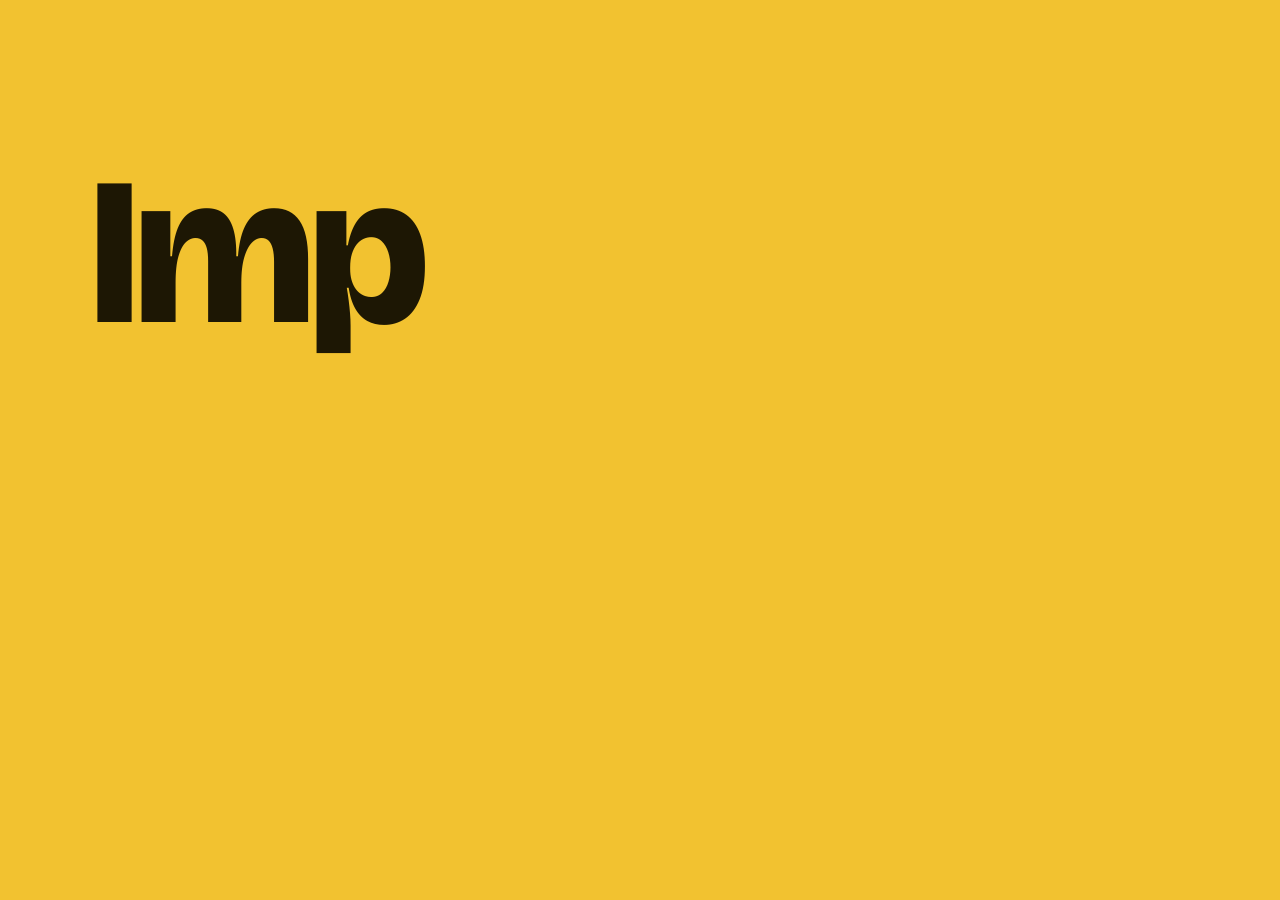
<file: assets/ikony/zrodlo-any.html>
<!doctype html>
<html lang="pl">
<head>
<meta charset="utf-8">
<title>Ikona Impro (zrodlo)</title>
<link rel="stylesheet" href="https://fonts.googleapis.com/css2?family=Bricolage+Grotesque:wght@800&display=block">
<style>html,body{margin:0;background:#f2c230}svg{display:block}</style>
</head>
<body>
<svg width="512" height="512" viewBox="0 0 512 512" xmlns="http://www.w3.org/2000/svg">
  <rect width="512" height="512" fill="#f2c230"/>
  <text x="256" y="322" text-anchor="middle" font-family="'Bricolage Grotesque',sans-serif" font-weight="800" font-size="210" letter-spacing="-6" fill="#1d1704">Imp</text>
</svg>
</body>
</html>
</file>
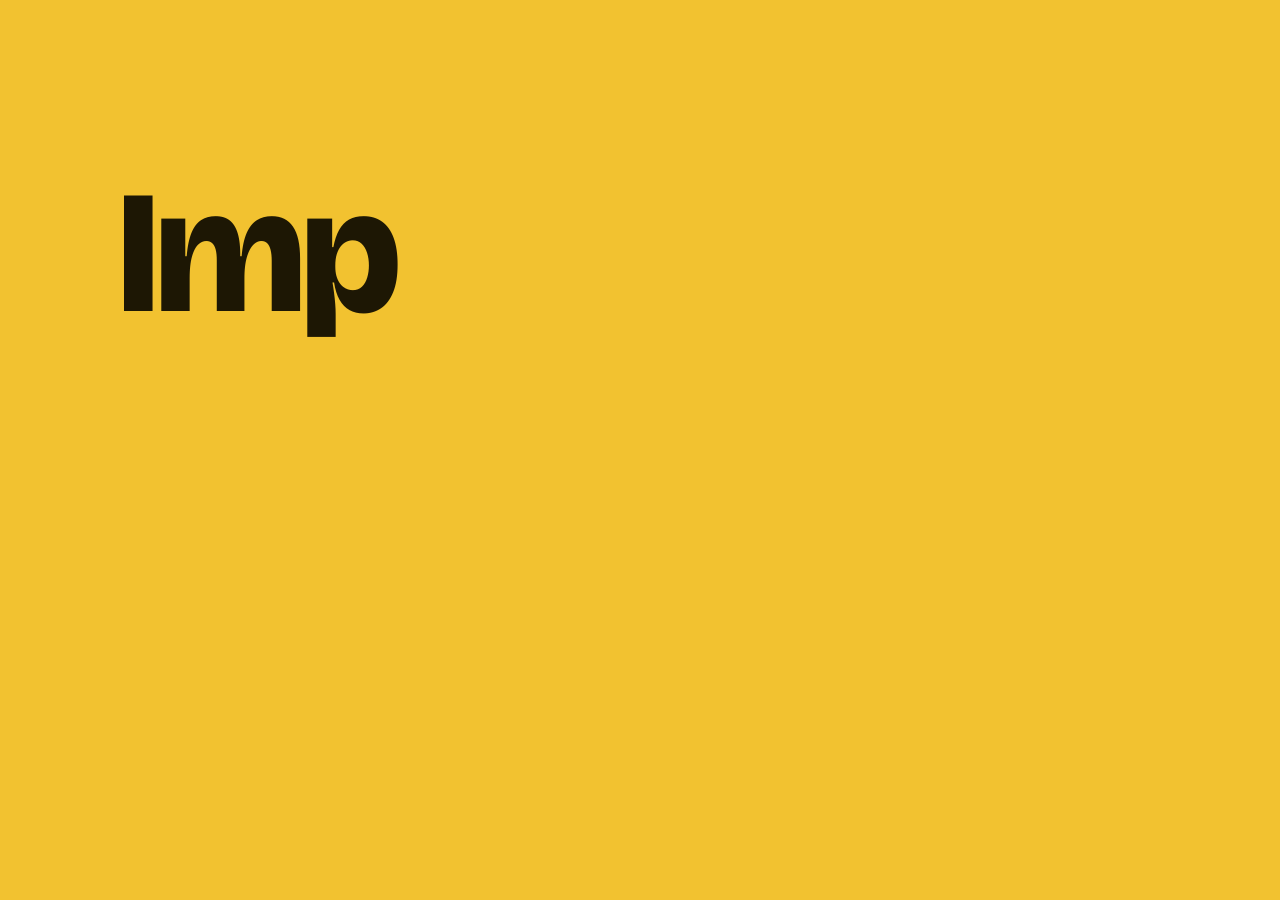
<file: assets/ikony/zrodlo-maskable.html>
<!doctype html>
<html lang="pl">
<head>
<meta charset="utf-8">
<title>Ikona Impro maskable (zrodlo)</title>
<link rel="stylesheet" href="https://fonts.googleapis.com/css2?family=Bricolage+Grotesque:wght@800&display=block">
<style>html,body{margin:0;background:#f2c230}svg{display:block}</style>
</head>
<body>
<!-- Wersja pod maskowanie (Android przycina ikone do kola/kwadratu): napis zmniejszony tak, by miescil sie w srodkowych 80%. -->
<svg width="512" height="512" viewBox="0 0 512 512" xmlns="http://www.w3.org/2000/svg">
  <rect width="512" height="512" fill="#f2c230"/>
  <text x="256" y="311" text-anchor="middle" font-family="'Bricolage Grotesque',sans-serif" font-weight="800" font-size="175" letter-spacing="-5" fill="#1d1704">Imp</text>
</svg>
</body>
</html>
</file>
<file: assets/style.css>
/* Układ: jedna kolumna jak sala prób; etykiety sekcji jak taśma do oznaczania sceny (spike tape). */
:root {
  --bg: #f3f4f7;
  --surface: #ffffff;
  --fg: #15171d;
  --muted: #586072;
  --line: #d7dbe3;
  --chip: #e8ebf2;
  --accent: #2a3ccf;
  --accent-ink: #ffffff;
  --tape: #f2c230;
  --tape-ink: #1d1704;
  --f-display: "Bricolage Grotesque", "Segoe UI", system-ui, sans-serif;
  --f-body: "Source Serif 4", Georgia, "Times New Roman", serif;
  --f-mono: "IBM Plex Mono", ui-monospace, Consolas, monospace;
  --r: 6px;
}
@media (prefers-color-scheme: dark) {
  :root:not([data-theme="light"]) {
    --bg: #0f1115; --surface: #171a21; --fg: #e7e9ee; --muted: #9aa2b4; --line: #2a2f3a;
    --chip: #222633; --accent: #93a1ff; --accent-ink: #0f1115; --tape: #e6b622; --tape-ink: #1d1704;
    color-scheme: dark;
  }
}
:root[data-theme="dark"] {
  --bg: #0f1115; --surface: #171a21; --fg: #e7e9ee; --muted: #9aa2b4; --line: #2a2f3a;
  --chip: #222633; --accent: #93a1ff; --accent-ink: #0f1115; --tape: #e6b622; --tape-ink: #1d1704;
  color-scheme: dark;
}

* { box-sizing: border-box; }
[hidden] { display: none !important; }
#cw, #bib { display: grid; gap: 16px; }
html { scroll-behavior: smooth; scroll-padding-top: 72px; }
@media (prefers-reduced-motion: reduce) { html { scroll-behavior: auto; } }
body {
  margin: 0; background: var(--bg); color: var(--fg);
  font: 17px/1.6 var(--f-body);
  -webkit-font-smoothing: antialiased;
}
a { color: var(--accent); }
a:focus-visible, button:focus-visible, input:focus-visible, summary:focus-visible { outline: 2px solid var(--accent); outline-offset: 2px; }
h1, h2, h3 { font-family: var(--f-display); text-wrap: balance; line-height: 1.1; margin: 0; }
h2 { font-size: clamp(1.7rem, 4vw, 2.4rem); font-weight: 800; letter-spacing: -0.01em; }
h3 { font-size: 1.15rem; font-weight: 700; }
p { margin: 0; }

.wrap { max-width: 1040px; margin: 0 auto; padding-inline: 20px; }

/* Nagłówek */
.top {
  position: sticky; top: env(safe-area-inset-top, 0px); z-index: 10;
  background: color-mix(in srgb, var(--bg) 88%, transparent);
  backdrop-filter: blur(8px); border-bottom: 1px solid var(--line);
}
.top-in { max-width: 1040px; margin: 0 auto; padding: 10px 20px; display: flex; align-items: center; gap: 20px; }
.brand { font-family: var(--f-display); font-weight: 800; color: var(--fg); text-decoration: none; white-space: nowrap; }
.nav { display: flex; gap: 4px; overflow-x: auto; scrollbar-width: none; min-width: 0; }
.nav::-webkit-scrollbar { display: none; }
.nav a { font: 500 0.8rem var(--f-mono); text-transform: uppercase; letter-spacing: 0.06em; color: var(--muted); text-decoration: none; padding: 6px 10px; border-radius: var(--r); white-space: nowrap; }
.nav a:hover { color: var(--fg); background: var(--chip); }
@media (max-width: 640px) { .brand { display: none; } }

/* Taśma */
.tape {
  display: inline-block; background: var(--tape); color: var(--tape-ink);
  font: 500 0.72rem/1 var(--f-mono); text-transform: uppercase; letter-spacing: 0.1em;
  padding: 7px 10px 6px; transform: rotate(-1.2deg);
  clip-path: polygon(0 4%, 100% 0, 99% 96%, 1% 100%);
}

/* Hero */
.hero { padding-block: 56px 40px; display: grid; gap: 22px; justify-items: start; }
.def { font-size: clamp(2rem, 5.6vw, 3.9rem); font-weight: 700; letter-spacing: -0.02em; max-width: 18ch; }
.def em { font-style: normal; background: linear-gradient(transparent 62%, color-mix(in srgb, var(--tape) 70%, transparent) 62%); }
.lead { max-width: 60ch; font-size: 1.12rem; }
.meta { font: 500 0.8rem var(--f-mono); color: var(--muted); }

/* Sekcje */
.sec { padding-block: 48px; border-top: 1px solid var(--line); display: grid; gap: 28px; }
.sec-h { display: grid; gap: 12px; justify-items: start; }
.sec-lead { color: var(--muted); max-width: 62ch; }

/* Chipy i przyciski */
.chip { display: inline-flex; align-items: center; gap: 6px; font: 500 0.74rem var(--f-mono); padding: 4px 9px; border-radius: 99px; background: var(--chip); color: var(--muted); white-space: nowrap; }
.chip.todo { background: transparent; border: 1px dashed var(--muted); }
.btn {
  font: 700 0.95rem var(--f-display); border: 1px solid var(--line); background: var(--surface); color: var(--fg);
  padding: 9px 16px; border-radius: var(--r); cursor: pointer;
}
.btn:hover { border-color: var(--fg); }
.btn.primary { background: var(--accent); color: var(--accent-ink); border-color: var(--accent); }
.btn[aria-pressed="true"] { background: var(--fg); color: var(--bg); border-color: var(--fg); }

/* Generator */
.gen { display: grid; gap: 16px; }
.gen-grid { display: grid; grid-template-columns: repeat(auto-fit, minmax(240px, 1fr)); gap: 16px; }
.gcard { background: var(--surface); border: 1px solid var(--line); border-radius: var(--r); padding: 20px; display: grid; gap: 8px; align-content: start; min-width: 0; }
.gcard .lab { font: 500 0.7rem var(--f-mono); text-transform: uppercase; letter-spacing: 0.08em; color: var(--muted); display: flex; justify-content: space-between; align-items: center; gap: 8px; }
.gcard .val { font: 700 1.5rem/1.2 var(--f-display); }
.gcard .sub { font-size: 1rem; color: var(--muted); }
.gcard .swatch { width: 12px; height: 12px; border-radius: 3px; display: inline-block; vertical-align: middle; margin-right: 6px; }
.lock { font: 500 0.7rem var(--f-mono); border: 1px solid var(--line); background: transparent; color: var(--muted); border-radius: 4px; padding: 2px 6px; cursor: pointer; }
.lock:hover { border-color: var(--fg); color: var(--fg); }
.gtools { display: flex; justify-content: space-between; align-items: center; gap: 8px; flex-wrap: wrap; margin-top: 6px; padding-top: 10px; border-top: 1px solid var(--line); }
.gen-pick { border: 0; padding: 0; margin: 0; display: flex; flex-wrap: wrap; gap: 8px; align-items: center; }
.gen-pick legend { font: 500 0.75rem var(--f-mono); text-transform: uppercase; letter-spacing: 0.08em; color: var(--muted); padding: 0; margin-bottom: 8px; float: left; width: 100%; }
.chk { cursor: pointer; }
.chk input { position: absolute; opacity: 0; pointer-events: none; }
.chk span { display: inline-block; font: 500 0.85rem var(--f-mono); border: 1px solid var(--line); border-radius: 999px; padding: 8px 14px; color: var(--muted); }
.chk input:checked + span { background: var(--fg); color: var(--bg); border-color: var(--fg); }
.chk input:checked + span::before { content: "✓ "; }
.chk input:focus-visible + span { outline: 2px solid var(--accent); outline-offset: 2px; }
.skala { display: grid; gap: 6px; margin-top: 10px; }
.skala-t { font: 500 0.75rem var(--f-mono); text-transform: uppercase; letter-spacing: 0.06em; }
.skala-p { display: grid; grid-template-columns: repeat(3, 1fr); gap: 4px; }
.skala-s { height: 10px; border-radius: 3px; background: var(--line); }
.skala-s.cur { outline: 2px solid var(--fg); outline-offset: 2px; }
.skala-n { display: grid; grid-template-columns: repeat(3, 1fr); gap: 4px; font: 500 0.7rem var(--f-mono); color: var(--muted); }
.skala-n .cur { color: var(--fg); font-weight: 700; }
.gen-actions { display: flex; flex-wrap: wrap; gap: 10px; align-items: center; }
.gen-note { font: 500 0.8rem var(--f-mono); color: var(--muted); }

/* Sylabus */
.syl { display: grid; grid-template-columns: repeat(auto-fit, minmax(300px, 1fr)); gap: 16px; align-items: start; }
.syl-all > summary { list-style: none; cursor: pointer; display: inline-flex; align-items: center; gap: 12px; font: 600 0.95rem var(--f-display); border: 1px solid var(--line); background: var(--surface); border-radius: var(--r); padding: 12px 18px; }
.syl-all > summary::-webkit-details-marker { display: none; }
.syl-all > summary::after { content: "+"; font: 700 1.2rem var(--f-display); color: var(--muted); }
.syl-all[open] > summary::after { content: "−"; }
.syl-all > summary:hover { border-color: var(--fg); }
.syl-all[open] > summary { margin-bottom: 16px; }
.syl-all .syl-ukr, .syl-all[open] .syl-pok { display: none; }
.syl-all[open] .syl-ukr { display: inline; }
.block { background: var(--surface); border: 1px solid var(--line); border-radius: var(--r); min-width: 0; }
.block > summary { list-style: none; cursor: pointer; padding: 16px 20px; display: flex; align-items: center; gap: 12px; }
.block > summary::-webkit-details-marker { display: none; }
.block > summary h3 { flex: 1; display: flex; align-items: center; gap: 10px; flex-wrap: wrap; }
.block > summary::after { content: "+"; font: 700 1.2rem var(--f-display); color: var(--muted); }
.block[open] > summary::after { content: "−"; }
.block > :not(summary) { margin: 0 20px; }
.block > :not(summary) + * { margin-top: 14px; }
.block > :last-child:not(summary) { margin-bottom: 20px; }
.dl { display: grid; gap: 10px; margin: 0; }
.dl div { display: grid; gap: 2px; }
.dl dt { font: 500 0.74rem var(--f-mono); text-transform: uppercase; letter-spacing: 0.06em; color: var(--muted); }
.dl dd { margin: 0; }
.codes { display: flex; flex-wrap: wrap; gap: 8px; }
.code { font: 500 0.8rem var(--f-mono); }
.code b { background: var(--fg); color: var(--bg); padding: 2px 6px; border-radius: 3px; margin-right: 4px; }
.list { margin: 0; padding-left: 1.2em; display: grid; gap: 6px; }

/* Ćwiczenia */
.filters { display: flex; flex-wrap: wrap; gap: 8px; align-items: center; }
.search { flex: 1 1 220px; min-width: 0; font: 400 1rem var(--f-body); padding: 9px 12px; border: 1px solid var(--line); border-radius: var(--r); background: var(--surface); color: var(--fg); }
.tagbtn { font: 500 0.78rem var(--f-mono); border: 1px solid var(--line); background: var(--surface); color: var(--fg); border-radius: 99px; padding: 5px 11px; cursor: pointer; }
.tagbtn[aria-pressed="true"] { background: var(--fg); color: var(--bg); border-color: var(--fg); }
.tagbtn .n { color: var(--muted); margin-left: 4px; }
.tagbtn[aria-pressed="true"] .n { color: inherit; opacity: 0.7; }
.cw-list { display: grid; gap: 10px; }
.cw { background: var(--surface); border: 1px solid var(--line); border-radius: var(--r); }
.cw summary { list-style: none; cursor: pointer; padding: 14px 16px; display: flex; flex-wrap: wrap; gap: 8px 14px; align-items: center; }
.cw summary::-webkit-details-marker { display: none; }
.cw summary h3 { flex: 1 1 200px; }
.cw summary::after { content: "+"; font: 700 1.2rem var(--f-display); color: var(--muted); }
.cw[open] summary::after { content: "−"; }
.cw-body { padding: 0 16px 16px; display: grid; gap: 10px; max-width: 70ch; }
.cw-body .k { font: 500 0.72rem var(--f-mono); text-transform: uppercase; letter-spacing: 0.06em; color: var(--muted); display: block; }
.cw-tags { display: flex; flex-wrap: wrap; gap: 6px; }
.empty { color: var(--muted); font-style: italic; }

/* Gry z bliska: rdzeń widoczny, dygresje schodzą coraz głębiej */
#gry { display: grid; gap: 16px; }
.gra { background: var(--surface); border: 1px solid var(--line); border-radius: var(--r); padding: 22px 20px 8px; display: grid; gap: 16px; max-width: 74ch; min-width: 0; }
.gra-h { display: flex; flex-wrap: wrap; align-items: baseline; justify-content: space-between; gap: 6px 16px; }
.gra-h h3 { font-size: 1.5rem; }
.more { font: 500 0.8rem var(--f-mono); }
.gra-rdzen { display: grid; gap: 10px; font-size: 1.08rem; }
.gra-zad { border-left: 4px solid var(--tape); padding: 4px 0 4px 14px; }
.gra .k { font: 500 0.72rem var(--f-mono); text-transform: uppercase; letter-spacing: 0.06em; color: var(--muted); display: block; }
.warstwa { border-top: 1px solid var(--line); }
.warstwa.g2 { margin-left: 14px; }
.warstwa.g3 { margin-left: 28px; }
@media (max-width: 520px) { .warstwa.g2, .warstwa.g3 { margin-left: 0; } }
.warstwa summary { list-style: none; cursor: pointer; padding: 12px 0; font: 700 1.02rem var(--f-display); display: flex; gap: 10px; align-items: baseline; }
.warstwa summary::-webkit-details-marker { display: none; }
.warstwa .strz { font-family: var(--f-mono); color: var(--accent); min-width: 3ch; }
.warstwa-body { display: grid; gap: 10px; padding-bottom: 16px; }
.gra-pyt { font: 700 1.2rem/1.3 var(--f-display); }

/* Zakładki kategorii */
.tabs { display: flex; gap: 6px; overflow-x: auto; padding-bottom: 4px; border-bottom: 1px solid var(--line); }
.tabs button { font: 700 0.95rem var(--f-display); white-space: nowrap; border: 0; background: transparent; color: var(--muted); padding: 10px 12px; cursor: pointer; border-bottom: 3px solid transparent; margin-bottom: -5px; }
.tabs button[aria-selected="true"] { color: var(--fg); border-bottom-color: var(--tape); }
.panel { display: grid; gap: 24px; }
.intro { max-width: 68ch; }

/* Plutchik */
.pl { display: grid; grid-template-columns: minmax(0, 1.1fr) minmax(0, 1fr); gap: 28px; align-items: start; }
@media (max-width: 760px) { .pl { grid-template-columns: 1fr; } }
.wheel { width: 100%; max-width: 480px; height: auto; display: block; margin: 0 auto; }
.wheel path { cursor: pointer; stroke: var(--bg); stroke-width: 2; transition: opacity .15s; }
.wheel path:hover { opacity: .85; }
.wheel path.sel { stroke: var(--fg); stroke-width: 3; }
.wheel text { pointer-events: none; font-family: var(--f-mono); }
.wheel .lbl { font-size: 10.5px; font-weight: 500; }
.wheel .lbl-s { font-size: 7.5px; font-weight: 600; }
.wheel .dyad { fill: var(--muted); font-size: 10px; font-style: italic; font-family: var(--f-body); }
.detail { background: var(--surface); border: 1px solid var(--line); border-radius: var(--r); padding: 20px; display: grid; gap: 14px; min-width: 0; }
.steps { display: flex; flex-wrap: wrap; gap: 6px; align-items: center; font: 500 0.82rem var(--f-mono); }
.steps span.on { font-weight: 700; color: var(--fg); text-decoration: underline; text-decoration-thickness: 2px; text-underline-offset: 3px; }
.steps span { color: var(--muted); }
.kv { display: grid; gap: 2px; }
.kv .k { font: 500 0.72rem var(--f-mono); text-transform: uppercase; letter-spacing: 0.06em; color: var(--muted); }

/* Laban */
.lb { display: grid; grid-template-columns: minmax(0, 1fr) minmax(0, 1fr); gap: 24px; align-items: start; }
@media (max-width: 760px) { .lb { grid-template-columns: 1fr; } }
.factor { display: grid; gap: 6px; }
.factor .fn { font: 700 1rem var(--f-display); }
.factor .fd { font-size: 0.9rem; color: var(--muted); }
.seg { display: inline-flex; border: 1px solid var(--line); border-radius: var(--r); overflow: hidden; width: fit-content; max-width: 100%; }
.seg button { font: 500 0.85rem var(--f-mono); border: 0; background: var(--surface); color: var(--fg); padding: 8px 14px; cursor: pointer; }
.seg button + button { border-left: 1px solid var(--line); }
.seg button[aria-pressed="true"] { background: var(--fg); color: var(--bg); }
.lb-res .big { font: 800 clamp(2rem, 5vw, 2.8rem)/1 var(--f-display); }
.lb-res .en { font: 500 0.82rem var(--f-mono); color: var(--muted); }
.cube { display: grid; grid-template-columns: repeat(4, minmax(0, 1fr)); gap: 6px; }
@media (max-width: 480px) { .cube { grid-template-columns: repeat(2, minmax(0, 1fr)); } }
.cube button { font: 500 0.78rem var(--f-mono); border: 1px solid var(--line); background: var(--surface); color: var(--fg); border-radius: var(--r); padding: 8px 6px; cursor: pointer; }
.cube button[aria-pressed="true"] { border-color: var(--tape); box-shadow: inset 0 0 0 2px var(--tape); }

/* Status */
.st { display: grid; gap: 20px; }
.guide { display: flex; flex-wrap: wrap; align-items: center; justify-content: space-between; gap: 12px 20px; max-width: 74ch; background: var(--surface); border: 1px solid var(--line); border-left: 4px solid var(--tape); border-radius: var(--r); padding: 16px 18px; }
.guide p { flex: 1 1 260px; }
.guide b { font-family: var(--f-display); }
.guide .btn { text-decoration: none; white-space: nowrap; }
.seesaw { width: 100%; max-width: 560px; height: auto; display: block; margin: 0 auto; }
.seesaw .beam { transition: transform .25s ease; transform-origin: 280px 150px; }
@media (prefers-reduced-motion: reduce) { .seesaw .beam { transition: none; } }
.slider-row { display: grid; grid-template-columns: auto 1fr auto; gap: 12px; align-items: center; max-width: 560px; margin: 0 auto; width: 100%; }
.slider-row label { font: 500 0.8rem var(--f-mono); }
.slider-row input { width: 100%; accent-color: var(--accent); }
.slider-row output { font: 700 1.1rem var(--f-display); font-variant-numeric: tabular-nums; min-width: 3ch; text-align: right; }
.two { display: grid; grid-template-columns: repeat(auto-fit, minmax(260px, 1fr)); gap: 16px; }
.cards { display: grid; grid-template-columns: repeat(auto-fit, minmax(230px, 1fr)); gap: 12px; }
.card { background: var(--surface); border: 1px solid var(--line); border-radius: var(--r); padding: 16px; display: grid; gap: 6px; align-content: start; min-width: 0; }
.card p { font-size: 0.95rem; }
.grp-h { font: 500 0.75rem var(--f-mono); text-transform: uppercase; letter-spacing: 0.08em; color: var(--muted); }

/* Biblioteka */
.bib-list { display: grid; gap: 0; border-top: 1px solid var(--line); }
.book { display: grid; grid-template-columns: 1fr auto; gap: 4px 16px; padding: 14px 0; border-bottom: 1px solid var(--line); align-items: baseline; }
.book .au { font: 500 0.78rem var(--f-mono); color: var(--muted); }
.book .ti { font: 700 1.08rem/1.25 var(--f-display); }
.book .op { font-size: 0.93rem; color: var(--muted); grid-column: 1; }
.book .go { grid-row: 1 / span 3; grid-column: 2; align-self: center; font: 500 0.8rem var(--f-mono); white-space: nowrap; }
.book .go.none { color: var(--muted); }
@media (max-width: 520px) { .book { grid-template-columns: 1fr; } .book .go { grid-row: auto; grid-column: 1; } }

/* Autoportret */
.ap { display: grid; gap: 20px; max-width: 74ch; background: var(--surface); border: 1px solid var(--line); border-radius: var(--r); padding: 24px 22px; }
.ap-steps { list-style: none; margin: 0; padding: 0; display: grid; gap: 14px; counter-reset: s; }
.ap-steps li { display: grid; grid-template-columns: 2.2rem 1fr; gap: 12px; align-items: start; counter-increment: s; }
.ap-steps li::before { content: counter(s); font: 700 1rem var(--f-display); background: var(--fg); color: var(--bg); width: 2rem; height: 2rem; border-radius: 50%; display: grid; place-items: center; }
.ap-steps b { font-family: var(--f-display); }
.ap-note { border-left: 4px solid var(--tape); padding: 4px 0 4px 14px; margin: 0; }
.ap-cta { display: flex; flex-wrap: wrap; gap: 14px; align-items: center; }
.ap-cta .btn { text-decoration: none; display: inline-block; padding: 12px 20px; font-size: 1.02rem; }

.foot { border-top: 1px solid var(--line); padding-block: 28px; color: var(--muted); font-size: 0.9rem; }
</file>
